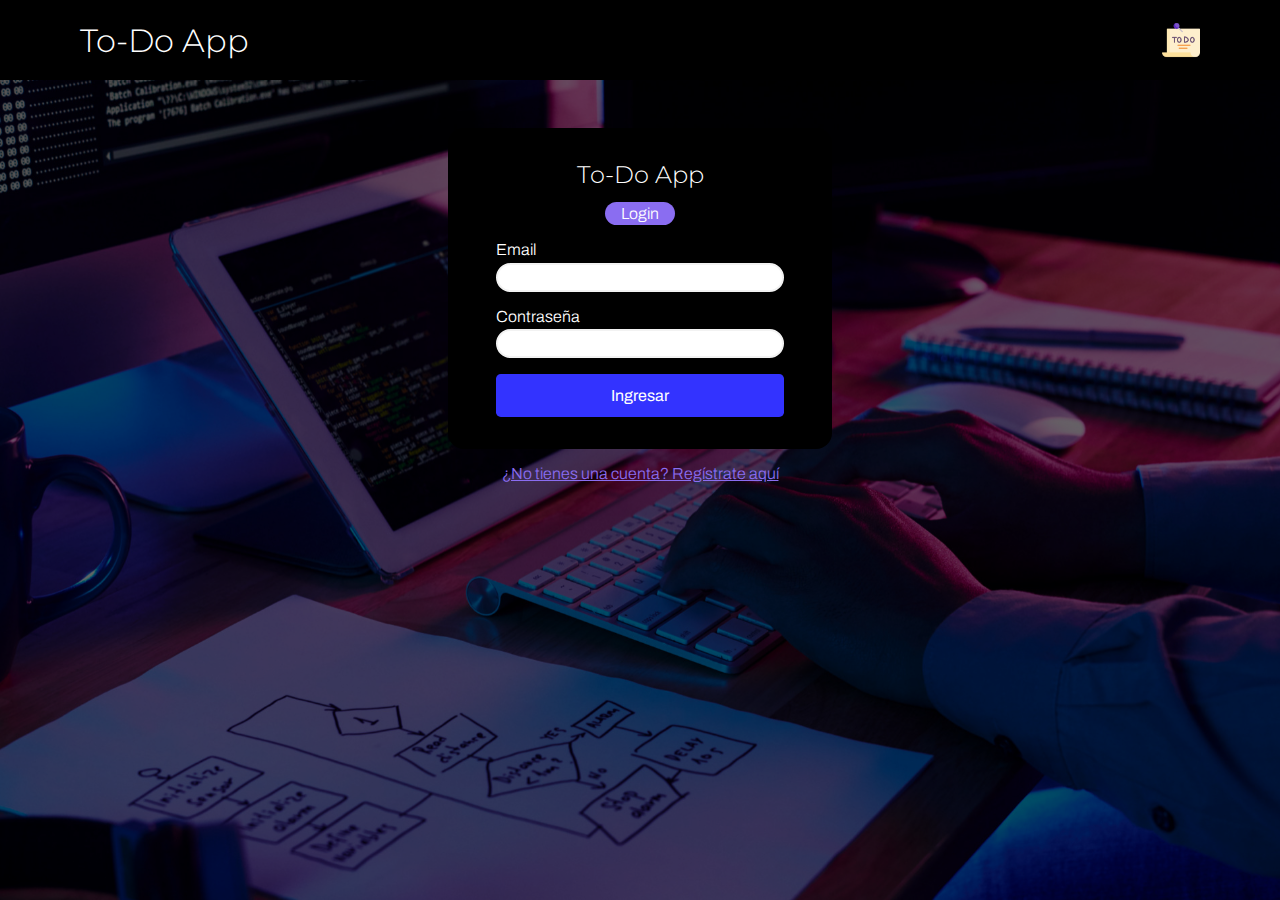
<file: toDoAppLucas/index.html>
<!DOCTYPE html>
<html lang="es">

<head>
  <meta charset="UTF-8">
  <meta http-equiv="X-UA-Compatible" content="IE=edge">
  <meta name="viewport" content="width=device-width, initial-scale=1.0">
  <title>ToDo App</title>
  <meta name="description" content="Task Manager"/>


  <!-- ---------------- estilos compartidos de login y signup ---------------- -->
  <link rel="stylesheet" href="./css/loginSignupStyles.css">
  

  <!-- ---------------------- logica aplicada en login ----------------------- -->
  <script src="./scripts/utils.js"></script>
  <script src="./scripts/login.js"></script>
  <script src="./scripts/loaders.js"></script>
  
</head>

<body>

  <header class="container">
    <nav>
      <h1>To-Do App</h1>
      <img src="./assets/to-do-list.png" alt="logo DH">
    </nav>
  </header>

  <div class="container">
    <form>
      <div class="form-header">
        <h2>To-Do App</h2>
        <p class="rounded">Login</p>
      </div>

      <label>Email</label>
      <input id="inputEmail" type="text">
      <label>Contraseña</label>
      <input id="inputPassword" type="password">

      <button type="submit">Ingresar</button>

    </form>

    <div class="ingresarA">
      <a href="signup.html">¿No tienes una cuenta? Regístrate aquí</a>
    </div>

  </div>

</body>

</html>
</file>
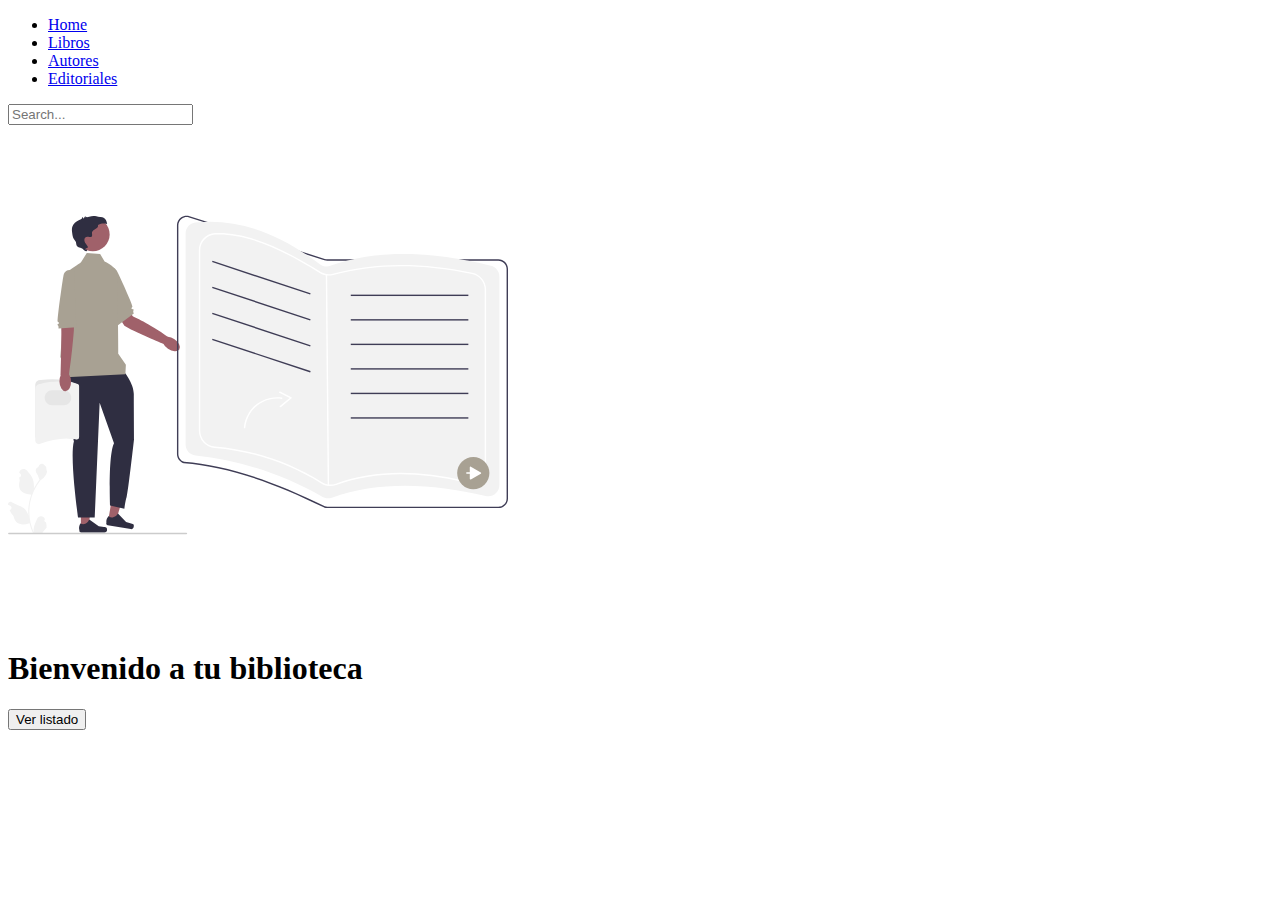
<file: biblioteca/target/classes/templates/index.html>
<!doctype html>
<html lang="en">
<head>
  <meta charset="utf-8">
  <meta name="viewport" content="width=device-width, initial-scale=1">
  <title>Home</title>
  <link href="https://cdn.jsdelivr.net/npm/bootstrap@5.2.3/dist/css/bootstrap.min.css" rel="stylesheet" integrity="sha384-rbsA2VBKQhggwzxH7pPCaAqO46MgnOM80zW1RWuH61DGLwZJEdK2Kadq2F9CUG65" crossorigin="anonymous">
</head>
<body>
<header class="p-3 text-bg-dark">
  <div class="container">
    <div class="d-flex flex-wrap align-items-center justify-content-center justify-content-lg-start">
      <a href="/" class="d-flex align-items-center mb-2 mb-lg-0 text-white text-decoration-none">
      </a>

      <ul class="nav col-12 col-lg-auto me-lg-auto mb-2 justify-content-center mb-md-0">
        <li><a href="http://localhost:8080/" class="nav-link px-2 text-secondary">Home</a></li>
        <li><a href="http://localhost:8080/libro/lista" class="nav-link px-2 text-white">Libros</a></li>
        <li><a href="http://localhost:8080/autor/lista" class="nav-link px-2 text-white">Autores</a></li>
        <li><a href="http://localhost:8080/editorial/lista" class="nav-link px-2 text-white">Editoriales</a></li>
      </ul>

      <form class="col-12 col-lg-auto mb-3 mb-lg-0 me-lg-3" role="search">
        <input type="search" class="form-control form-control-dark text-bg-dark" placeholder="Search..." aria-label="Search">
      </form>

    </div>
  </div>
</header>
<!--<div class="container">
<svg xmlns="http://www.w3.org/2000/svg" width="500px" height="500px" viewBox="0 0 713.74209 454.87759" xmlns:xlink="http://www.w3.org/1999/xlink"><path d="M151.45532,107.12088l26.99368,36.84888s23.01451,9.67771,49.9126,29.10911l-6.43865,10.05121s-44.39713-18.1797-55.75874-25.86109l-20.74693-32.52529,6.03804-17.62282Z" fill="#a0616a"/><ellipse cx="233.00689" cy="183.07086" rx="8.26737" ry="13.92399" transform="translate(-49.60553 272.16278) rotate(-55.65347)" fill="#a0616a"/><path d="M138.26109,75.6637l8.8339-2.50569s5.1422,.00984,8.04323,5.0606c2.90102,5.05075,23.44113,50.08457,22.46756,51.82912-.97357,1.74455-2.33263,2.13004-.58808,3.10361,1.74455,.97357,3.34184,.48004,2.15279,1.93885s.4542,4.66371,.4542,4.66371l-22.66043,16.71891-18.70316-80.80912Z" fill="#a8a193"/><polygon points="103.98781 445.96841 114.76512 445.96735 119.89195 404.39726 103.98562 404.39836 103.98781 445.96841" fill="#a0616a"/><path d="M140.9122,445.72392h0c.33555,.56513,.51263,2.38921,.51263,3.04645h0c0,2.02017-1.63767,3.65784-3.65783,3.65784h-33.37606c-1.37816,0-2.49539-1.11722-2.49539-2.49539v-1.38955s-1.6511-4.17631,1.74822-9.32386c0,0,4.22487,4.03063,10.5379-2.2824l1.86165-3.3725,13.47584,9.8555,7.46946,.91942c1.63414,.20115,3.08299-.03122,3.92358,1.38451Z" fill="#2f2e41"/><polygon points="142.99451 435.46553 153.62304 437.25011 165.5665 397.104 149.87984 394.46966 142.99451 435.46553" fill="#a0616a"/><path d="M179.44907,441.3422h0c.23728,.61292,.10969,2.44112,.0008,3.08928h0c-.33471,1.99225-2.22108,3.33595-4.21332,3.00124l-32.91477-5.52988c-1.35912-.22834-2.27579-1.51523-2.04745-2.87434l.23023-1.37035s-.93633-4.39215,3.26888-8.90534c0,0,3.49867,4.67491,10.77042-.5049l2.39469-3.01745,11.65669,11.95202,7.21389,2.14428c1.57823,.46912,3.04555,.48001,3.63996,2.01544Z" fill="#2f2e41"/><path d="M165.08713,222.1622s14.47992,16.9521,14.47992,32.49152,.35317,64.35457,.35317,64.35457c0,0-8.47605,76.20658-10.59506,82.56362-2.11901,6.35704-3.17852,16.9521-3.17852,16.9521l-20.48379-4.94436s-2.82535-71.69325,5.6507-88.64535l-20.48379-57.91967-7.06337,163.87029h-23.7791s-12.24411-86.17317-5.88707-108.77597c0,0-14.12675-86.17317-10.59506-91.11753,3.53169-4.94436,81.58197-8.82922,81.58197-8.82922Z" fill="#2f2e41"/><path d="M112.46499,53.34756l19.07111,1.41267,6.35704,10.59506s14.83309,6.35704,16.9521,15.53942c2.11901,9.18239,2.82535,116.54568,2.82535,116.54568l10.59506,15.53942-.70634,13.42041-84.76049,4.23802v-12.90317l-7.76971-15.35033s8.47605-122.90271,10.59506-123.60905c2.11901-.70634,18.36477-12.00774,18.36477-12.00774l8.47605-13.42041Z" fill="#a8a193"/><circle cx="121.09631" cy="26.70369" r="24.01547" fill="#a0616a"/><path d="M140.27905,7.38731c-1.22197-3.46578-4.61208-5.56839-8.28613-5.48649-.15581,.00343-.31131,.00199-.46542-.00434-1.85026-.07565-3.62619-.7076-5.44048-1.07833-3.38133-.69101-6.94664-.45966-10.21031,.66248-1.01445,.34882-2.03016,.78745-3.10291,.78757-1.07274,.00015-2.24124-.58808-2.50289-1.62838-.06211,.94187-.12405,1.88369-.18599,2.82551-.34916-.76229-.69815-1.52463-1.04731-2.28696l-.69907,3.04009-2.23975-2.54074c.20029,1.11987-.4526,2.24857-1.33659,2.96455-.88398,.71602-1.97579,1.11208-3.02239,1.55816-4.51696,1.92538-8.75815,5.33425-10.05965,10.06887-.82233,2.9913-.3922,6.16599,.04356,9.23746,.38511,2.71533,.80391,5.5245,2.27986,7.8359,.94613,1.48175,2.30989,2.72857,2.88596,4.38963,.53695,1.54823,.33356,3.32083,1.09757,4.77063,.76723,1.45622,2.35113,2.2801,3.9013,2.83338,1.55005,.55349,3.19792,.94488,4.53289,1.90776,1.33483,.96302,2.88417,3.73695,5.79264,3.58767l.93871-1.76355c.96568-.7868-2.60804-.16303-2.64533-1.40807-.03729-1.24504,4.29998-2.01425,3.6853-3.09766-.9427-1.6613-2.21811-3.10718-3.2804-4.69483-1.24232-1.8567-2.21931-4.02607-1.79064-6.29222,.16671-.88153,.57928-1.71424,1.2078-2.35458,1.81162-1.846,3.83164-1.03461,5.79476-.77056,1.35305,.18217,2.96907-.02813,3.67172-1.19882,.82186-1.36963-.0942-3.11199,.01786-4.70534,.11877-1.68834,1.39786-3.07277,2.78986-4.03532,1.39219-.96252,2.97284-1.66379,4.22515-2.80222,1.25228-1.13852,2.14439-2.91714,1.59842-4.51914,5.93621-2.47142,6.84497-2.70517,13.09608-1.19801-.29794-1.56322-.71506-3.10341-1.24416-4.60409Z" fill="#2f2e41"/><g><path d="M38.89356,314.54275v-72.89503c0-1.99918,.85217-3.9129,2.33815-5.25046,1.48586-1.33732,3.47793-1.98449,5.46671-1.77477,18.4224-2.47839,35.77324-1.29965,51.49784,5.43013,1.78116,0,3.23023,1.44905,3.23023,3.23022v73.14985c0,1.78105-1.44907,3.23021-3.23023,3.23021-17.3092-4.05952-35.56576-3.00273-54.1827,0-2.82318,0-5.12-2.29684-5.12-5.12014Z" fill="#e6e6e6"/><path d="M38.89356,321.03206v-73.66565c0-3.89527,3.16898-7.06428,7.06426-7.06428,17.61624-4.60921,35.02939-4.61714,52.23845,0,1.78116,0,3.23023,1.44904,3.23023,3.2302v72.40112c0,1.77844-1.44478,3.22594-3.22228,3.23023-16.96848-2.95222-35.14513-.07702-54.19066,6.98829-2.82318,0-5.12-2.29685-5.12-5.11991Z" fill="#f2f2f2"/><path d="M79.57216,270.74461h-16.47266c-5.91602,0-10.729-4.8125-10.729-10.72852s4.81299-10.72949,10.729-10.72949h16.47266c5.9165,0,10.72949,4.81348,10.72949,10.72949s-4.81299,10.72852-10.72949,10.72852Z" fill="#e6e6e6"/></g><path d="M94.66968,126.05669l-.62965,38.03222s-2.01241,29.63995-7.01004,62.99582l-11.91241,.75997s1.46567-52.08104,.9317-65.78524l.84241-30.43814,17.77798-5.56463Z" fill="#a0616a"/><ellipse cx="81.72612" cy="236.74328" rx="8.26737" ry="13.92399" transform="translate(-7.99527 2.91297) rotate(-1.94678)" fill="#a0616a"/><path d="M94.48458,77.63734l-9.1763,.3342s-4.88967,1.59169-6.09575,7.29007c-1.20608,5.69837-9.66037,64.67115-8.19721,66.03148,1.46315,1.36032,2.87489,1.30891,1.51457,2.77206-1.36032,1.46315-3.03198,1.48508-1.45172,2.50721,1.58026,1.02213,1.00293,4.57719,1.00293,4.57719l25.37952-1.79809-2.97604-81.71412Z" fill="#a8a193"/><path d="M699.91591,417.42821h-244.15186c-1.4165,0-2.81934-.2168-4.16943-.64355l-.14355-.05762c-76.44971-37.99414-141.99561-58.73047-200.38281-63.39551l-.22217-.04395c-5.77588-1.82715-9.65625-7.125-9.65625-13.18262V13.83836c0-4.45508,2.06152-8.52051,5.65527-11.15332,3.59424-2.63281,8.09131-3.37158,12.34082-2.0293l193.01172,61.05029c1.15576,.36572,2.35596,.55078,3.56641,.55078h244.15186c7.62402,0,13.82617,6.20264,13.82617,13.82617V403.60204c0,7.62402-6.20215,13.82617-13.82617,13.82617Zm-247.646-2.52734c1.13281,.34961,2.30811,.52734,3.49414,.52734h244.15186c6.521,0,11.82617-5.30469,11.82617-11.82617V76.08299c0-6.521-5.30518-11.82617-11.82617-11.82617h-244.15186c-1.41553,0-2.81787-.21631-4.16943-.64355L258.58242,2.56297c-3.63428-1.15039-7.48096-.5166-10.55518,1.73535-3.07422,2.25244-4.8374,5.72949-4.8374,9.54004V340.10496c0,5.14453,3.27148,9.64746,8.15381,11.24219,58.59863,4.70312,124.32568,25.49219,200.92627,63.55371Z" fill="#3f3d56"/><path d="M462.28362,402.61243c66.57014-23.55656,140.83585-20.85274,219.7317-2.349,9.90448,2.32293,19.40047-5.13488,19.40047-15.30812V86.84158c0-7.23933-4.93548-13.56904-11.9676-15.28866-83.22864-20.35257-160.96879-24.09712-229.47889,.08754-5.01901,1.77175-10.59015,.81182-14.82528-2.41205C387.41274,25.28221,328.32862,3.24799,267.48026,9.7905c-7.96013,.85589-13.96422,7.63971-13.96422,15.64572V326.80114c0,8.06918,6.10533,14.8162,14.13123,15.65093,65.49395,6.81166,125.67579,27.45575,181.64484,59.06964,3.963,2.23848,8.70074,2.60906,12.99152,1.09072Z" fill="#f2f2f2"/><path d="M460.14589,385.895c-4.53369,0-8.99902-1.24609-12.93408-3.68945-47.00439-29.19238-98.21484-46.24609-152.20752-50.6875-12.6582-1.04199-22.57422-11.83887-22.57422-24.58105V49.52196c0-13.21191,10.24609-24.0376,23.32666-24.64551,39.31055-1.83301,87.04199,15.69775,150.20508,55.15039,5.34277,3.33643,11.83984,4.32715,17.82617,2.72168,60.02832-16.11328,125.09814-16.58398,198.93164-1.43896,11.4624,2.35156,19.78223,12.52539,19.78223,24.19189v251.26074c0,7.58203-3.41016,14.625-9.35645,19.32129-5.99023,4.73145-13.69775,6.42773-21.14746,4.6543-69.8457-16.62402-129.82178-15.42285-183.35889,3.6748h0c-2.78027,.99219-5.65088,1.48242-8.49316,1.48242ZM301.36855,26.74754c-1.86084,0-3.69629,.04199-5.51904,.12695-12.01074,.55811-21.41943,10.50586-21.41943,22.64746V306.937c0,11.70898,9.10938,21.63086,20.73828,22.58691,54.31201,4.46875,105.82178,21.62109,153.09863,50.98242,5.88232,3.6543,13.06299,4.39062,19.7002,2.02344l.33594,.94141-.33594-.94141c53.91064-19.23242,114.25977-20.45508,184.49365-3.7373,6.85107,1.62988,13.9375,.07227,19.44482-4.27832,5.46289-4.31543,8.59619-10.78516,8.59619-17.75195V105.50145c0-10.72119-7.64746-20.07129-18.18457-22.23291-73.521-15.08203-138.29053-14.62012-198.01074,1.41162-6.52197,1.74902-13.59277,.67236-19.4043-2.95703-59.85791-37.38818-105.6958-54.97559-143.53369-54.97559Z" fill="#fff"/><rect x="454.99619" y="84.24502" width="2.00008" height="301.18961" transform="translate(-2.15024 4.22302) rotate(-.52937)" fill="#fff"/><rect x="360.62999" y="14.73326" width="1.99959" height="147.49977" transform="translate(164.02606 404.01148) rotate(-71.69155)" fill="#3f3d56"/><rect x="360.62999" y="51.80113" width="1.99959" height="147.49977" transform="translate(128.8346 429.43513) rotate(-71.69155)" fill="#3f3d56"/><rect x="360.62999" y="88.86851" width="1.99959" height="147.49977" transform="translate(93.6436 454.85844) rotate(-71.69155)" fill="#3f3d56"/><rect x="360.62999" y="125.93589" width="1.99959" height="147.49977" transform="translate(58.4526 480.28175) rotate(-71.69155)" fill="#3f3d56"/><rect x="489.30703" y="112.70995" width="167.8335" height="2" fill="#3f3d56"/><rect x="489.30703" y="147.71825" width="167.8335" height="2" fill="#3f3d56"/><rect x="489.30703" y="182.72606" width="167.8335" height="2" fill="#3f3d56"/><rect x="489.30703" y="217.73485" width="167.8335" height="2" fill="#3f3d56"/><rect x="489.30703" y="252.74266" width="167.8335" height="2" fill="#3f3d56"/><rect x="489.30703" y="287.75145" width="167.8335" height="2" fill="#3f3d56"/><path d="M54.25887,437.54464c-2.06592,.12937-3.20768-2.43737-1.64468-3.93333l.1555-.61819c-.02047-.04951-.04105-.09897-.06178-.14839-2.08924-4.9818-9.16992-4.94742-11.24139,.04177-1.83859,4.42817-4.17942,8.86389-4.75579,13.54594-.25838,2.0668-.14213,4.17236,.31648,6.20047-4.30807-9.41059-6.57515-19.68661-6.57515-30.02077,0-2.59652,.14213-5.19301,.43275-7.78295,.239-2.11854,.56839-4.2241,.99471-6.31034,2.30575-11.2772,7.29852-22.01825,14.50012-30.98962,3.46197-1.89248,6.34906-4.85065,8.09295-8.39652,.62649-1.27891,1.11739-2.65462,1.34991-4.05618-.39398,.05168-1.48556-5.94866-1.18841-6.3168-.54906-.83317-1.53178-1.24733-2.13144-2.06034-2.98232-4.04341-7.0912-3.33741-9.23621,2.15727-4.58224,2.31266-4.62659,6.14806-1.81495,9.83683,1.78878,2.34682,2.03456,5.52233,3.60408,8.03478-.16151,.20671-.32944,.40695-.4909,.61366-2.96106,3.79788-5.52208,7.88002-7.68104,12.16859,.61017-4.76621-.29067-10.50822-1.82641-14.20959-1.74819-4.21732-5.02491-7.76915-7.91045-11.41501-3.46601-4.37924-10.57337-2.46806-11.18401,3.08332-.00591,.05375-.01166,.10745-.01731,.1612,.4286,.24178,.84849,.49867,1.25864,.76992,2.33949,1.54723,1.53096,5.17386-1.24107,5.60174l-.06277,.00967c.15503,1.54366,.41984,3.07444,.80734,4.57937-3.70179,14.31579,4.29011,19.5299,15.70147,19.76412,.25191,.12916,.49738,.25832,.74929,.38109-1.15617,3.25525-2.07982,6.59447-2.76441,9.97891-.61359,2.99043-1.03991,6.01317-1.27885,9.04888-.29715,3.83006-.27129,7.67959,.05168,11.50323l-.01939-.13562c-.82024-4.21115-3.10671-8.14462-6.4266-10.87028-4.94561-4.06264-11.93282-5.55869-17.26826-8.82425-2.56833-1.57196-5.85945,.45945-5.41121,3.43708l.02182,.14261c.79443,.32289,1.56947,.69755,2.31871,1.11733,.4286,.24184,.84848,.49867,1.25864,.76992,2.33949,1.54729,1.53096,5.17392-1.24107,5.6018l-.06282,.00965c-.0452,.00646-.08397,.01295-.12911,.01944,1.36282,3.23581,3.26168,6.23922,5.63854,8.82922,2.31463,12.49713,12.25603,13.68282,22.89022,10.04354h.00648c1.16259,5.06378,2.86128,10.01127,5.0444,14.72621h18.02019c.06463-.20022,.12274-.40692,.18089-.60717-1.6664,.10341-3.34571,.00649-4.98629-.29702,1.33701-1.64059,2.67396-3.29409,4.01097-4.93462,.03229-.0323,.05816-.0646,.08397-.09689,.67817-.8396,1.36282-1.67283,2.04099-2.51246l.00036-.00102c.04245-2.57755-.26652-5.14662-.87876-7.63984l-.00057-.00035Z" fill="#f2f2f2"/><path d="M255.81023,453.68759c0,.66003-.53003,1.19-1.19006,1.19H1.33018c-.65997,0-1.19-.52997-1.19-1.19,0-.65997,.53003-1.19,1.19-1.19H254.62016c.66003,0,1.19006,.53003,1.19006,1.19Z" fill="#ccc"/><g><circle cx="664.18984" cy="367.42821" r="23" fill="#a8a193"/><path d="M674.96059,366.56218l-14.27069-8.24048c-.66669-.38495-1.50006,.09619-1.50006,.86603v7.24048h-4.28082c-.55231,0-1,.44769-1,1,0,.55225,.44769,1,1,1h4.28082v7.24048c0,.76984,.83337,1.25092,1.50006,.86597l14.27069-8.24048c.66656-.38489,.66656-1.34705,0-1.73199Z" fill="#fff"/></g><g><path d="M336.66835,302.59537c.8958-10.24959,5.15132-20.04124,11.96184-27.74667,6.63443-7.5062,15.70252-12.65525,25.48162-14.75293,5.45895-1.17098,11.11392-1.39948,16.64225-.61069,1.32338,.18882,1.2881,2.28999-.0493,2.09917-9.40895-1.34249-19.1338,.29777-27.58827,4.64234-8.66574,4.45315-15.60153,11.69619-19.88606,20.43025-2.45018,4.9947-3.97856,10.44586-4.46292,15.98783-.11725,1.3415-2.2171,1.30008-2.09917-.0493h0Z" fill="#fff"/><path d="M388.42593,251.05747l16.16239,7.97413c.58787,.29004,.68444,1.24748,.18494,1.66038l-15.30037,12.64762c-1.03554,.856-2.49312-.65649-1.44947-1.5192l15.30037-12.64762,.18494,1.66038-16.16239-7.97413c-1.21371-.59881-.12439-2.39558,1.0796-1.80156h0Z" fill="#fff"/></g></svg>
</div>-->
<div class="container text-center">
  <div class="row">
    <div class="col">
      <svg xmlns="http://www.w3.org/2000/svg" width="500px" height="500px" viewBox="0 0 713.74209 454.87759" xmlns:xlink="http://www.w3.org/1999/xlink"><path d="M151.45532,107.12088l26.99368,36.84888s23.01451,9.67771,49.9126,29.10911l-6.43865,10.05121s-44.39713-18.1797-55.75874-25.86109l-20.74693-32.52529,6.03804-17.62282Z" fill="#a0616a"/><ellipse cx="233.00689" cy="183.07086" rx="8.26737" ry="13.92399" transform="translate(-49.60553 272.16278) rotate(-55.65347)" fill="#a0616a"/><path d="M138.26109,75.6637l8.8339-2.50569s5.1422,.00984,8.04323,5.0606c2.90102,5.05075,23.44113,50.08457,22.46756,51.82912-.97357,1.74455-2.33263,2.13004-.58808,3.10361,1.74455,.97357,3.34184,.48004,2.15279,1.93885s.4542,4.66371,.4542,4.66371l-22.66043,16.71891-18.70316-80.80912Z" fill="#a8a193"/><polygon points="103.98781 445.96841 114.76512 445.96735 119.89195 404.39726 103.98562 404.39836 103.98781 445.96841" fill="#a0616a"/><path d="M140.9122,445.72392h0c.33555,.56513,.51263,2.38921,.51263,3.04645h0c0,2.02017-1.63767,3.65784-3.65783,3.65784h-33.37606c-1.37816,0-2.49539-1.11722-2.49539-2.49539v-1.38955s-1.6511-4.17631,1.74822-9.32386c0,0,4.22487,4.03063,10.5379-2.2824l1.86165-3.3725,13.47584,9.8555,7.46946,.91942c1.63414,.20115,3.08299-.03122,3.92358,1.38451Z" fill="#2f2e41"/><polygon points="142.99451 435.46553 153.62304 437.25011 165.5665 397.104 149.87984 394.46966 142.99451 435.46553" fill="#a0616a"/><path d="M179.44907,441.3422h0c.23728,.61292,.10969,2.44112,.0008,3.08928h0c-.33471,1.99225-2.22108,3.33595-4.21332,3.00124l-32.91477-5.52988c-1.35912-.22834-2.27579-1.51523-2.04745-2.87434l.23023-1.37035s-.93633-4.39215,3.26888-8.90534c0,0,3.49867,4.67491,10.77042-.5049l2.39469-3.01745,11.65669,11.95202,7.21389,2.14428c1.57823,.46912,3.04555,.48001,3.63996,2.01544Z" fill="#2f2e41"/><path d="M165.08713,222.1622s14.47992,16.9521,14.47992,32.49152,.35317,64.35457,.35317,64.35457c0,0-8.47605,76.20658-10.59506,82.56362-2.11901,6.35704-3.17852,16.9521-3.17852,16.9521l-20.48379-4.94436s-2.82535-71.69325,5.6507-88.64535l-20.48379-57.91967-7.06337,163.87029h-23.7791s-12.24411-86.17317-5.88707-108.77597c0,0-14.12675-86.17317-10.59506-91.11753,3.53169-4.94436,81.58197-8.82922,81.58197-8.82922Z" fill="#2f2e41"/><path d="M112.46499,53.34756l19.07111,1.41267,6.35704,10.59506s14.83309,6.35704,16.9521,15.53942c2.11901,9.18239,2.82535,116.54568,2.82535,116.54568l10.59506,15.53942-.70634,13.42041-84.76049,4.23802v-12.90317l-7.76971-15.35033s8.47605-122.90271,10.59506-123.60905c2.11901-.70634,18.36477-12.00774,18.36477-12.00774l8.47605-13.42041Z" fill="#a8a193"/><circle cx="121.09631" cy="26.70369" r="24.01547" fill="#a0616a"/><path d="M140.27905,7.38731c-1.22197-3.46578-4.61208-5.56839-8.28613-5.48649-.15581,.00343-.31131,.00199-.46542-.00434-1.85026-.07565-3.62619-.7076-5.44048-1.07833-3.38133-.69101-6.94664-.45966-10.21031,.66248-1.01445,.34882-2.03016,.78745-3.10291,.78757-1.07274,.00015-2.24124-.58808-2.50289-1.62838-.06211,.94187-.12405,1.88369-.18599,2.82551-.34916-.76229-.69815-1.52463-1.04731-2.28696l-.69907,3.04009-2.23975-2.54074c.20029,1.11987-.4526,2.24857-1.33659,2.96455-.88398,.71602-1.97579,1.11208-3.02239,1.55816-4.51696,1.92538-8.75815,5.33425-10.05965,10.06887-.82233,2.9913-.3922,6.16599,.04356,9.23746,.38511,2.71533,.80391,5.5245,2.27986,7.8359,.94613,1.48175,2.30989,2.72857,2.88596,4.38963,.53695,1.54823,.33356,3.32083,1.09757,4.77063,.76723,1.45622,2.35113,2.2801,3.9013,2.83338,1.55005,.55349,3.19792,.94488,4.53289,1.90776,1.33483,.96302,2.88417,3.73695,5.79264,3.58767l.93871-1.76355c.96568-.7868-2.60804-.16303-2.64533-1.40807-.03729-1.24504,4.29998-2.01425,3.6853-3.09766-.9427-1.6613-2.21811-3.10718-3.2804-4.69483-1.24232-1.8567-2.21931-4.02607-1.79064-6.29222,.16671-.88153,.57928-1.71424,1.2078-2.35458,1.81162-1.846,3.83164-1.03461,5.79476-.77056,1.35305,.18217,2.96907-.02813,3.67172-1.19882,.82186-1.36963-.0942-3.11199,.01786-4.70534,.11877-1.68834,1.39786-3.07277,2.78986-4.03532,1.39219-.96252,2.97284-1.66379,4.22515-2.80222,1.25228-1.13852,2.14439-2.91714,1.59842-4.51914,5.93621-2.47142,6.84497-2.70517,13.09608-1.19801-.29794-1.56322-.71506-3.10341-1.24416-4.60409Z" fill="#2f2e41"/><g><path d="M38.89356,314.54275v-72.89503c0-1.99918,.85217-3.9129,2.33815-5.25046,1.48586-1.33732,3.47793-1.98449,5.46671-1.77477,18.4224-2.47839,35.77324-1.29965,51.49784,5.43013,1.78116,0,3.23023,1.44905,3.23023,3.23022v73.14985c0,1.78105-1.44907,3.23021-3.23023,3.23021-17.3092-4.05952-35.56576-3.00273-54.1827,0-2.82318,0-5.12-2.29684-5.12-5.12014Z" fill="#e6e6e6"/><path d="M38.89356,321.03206v-73.66565c0-3.89527,3.16898-7.06428,7.06426-7.06428,17.61624-4.60921,35.02939-4.61714,52.23845,0,1.78116,0,3.23023,1.44904,3.23023,3.2302v72.40112c0,1.77844-1.44478,3.22594-3.22228,3.23023-16.96848-2.95222-35.14513-.07702-54.19066,6.98829-2.82318,0-5.12-2.29685-5.12-5.11991Z" fill="#f2f2f2"/><path d="M79.57216,270.74461h-16.47266c-5.91602,0-10.729-4.8125-10.729-10.72852s4.81299-10.72949,10.729-10.72949h16.47266c5.9165,0,10.72949,4.81348,10.72949,10.72949s-4.81299,10.72852-10.72949,10.72852Z" fill="#e6e6e6"/></g><path d="M94.66968,126.05669l-.62965,38.03222s-2.01241,29.63995-7.01004,62.99582l-11.91241,.75997s1.46567-52.08104,.9317-65.78524l.84241-30.43814,17.77798-5.56463Z" fill="#a0616a"/><ellipse cx="81.72612" cy="236.74328" rx="8.26737" ry="13.92399" transform="translate(-7.99527 2.91297) rotate(-1.94678)" fill="#a0616a"/><path d="M94.48458,77.63734l-9.1763,.3342s-4.88967,1.59169-6.09575,7.29007c-1.20608,5.69837-9.66037,64.67115-8.19721,66.03148,1.46315,1.36032,2.87489,1.30891,1.51457,2.77206-1.36032,1.46315-3.03198,1.48508-1.45172,2.50721,1.58026,1.02213,1.00293,4.57719,1.00293,4.57719l25.37952-1.79809-2.97604-81.71412Z" fill="#a8a193"/><path d="M699.91591,417.42821h-244.15186c-1.4165,0-2.81934-.2168-4.16943-.64355l-.14355-.05762c-76.44971-37.99414-141.99561-58.73047-200.38281-63.39551l-.22217-.04395c-5.77588-1.82715-9.65625-7.125-9.65625-13.18262V13.83836c0-4.45508,2.06152-8.52051,5.65527-11.15332,3.59424-2.63281,8.09131-3.37158,12.34082-2.0293l193.01172,61.05029c1.15576,.36572,2.35596,.55078,3.56641,.55078h244.15186c7.62402,0,13.82617,6.20264,13.82617,13.82617V403.60204c0,7.62402-6.20215,13.82617-13.82617,13.82617Zm-247.646-2.52734c1.13281,.34961,2.30811,.52734,3.49414,.52734h244.15186c6.521,0,11.82617-5.30469,11.82617-11.82617V76.08299c0-6.521-5.30518-11.82617-11.82617-11.82617h-244.15186c-1.41553,0-2.81787-.21631-4.16943-.64355L258.58242,2.56297c-3.63428-1.15039-7.48096-.5166-10.55518,1.73535-3.07422,2.25244-4.8374,5.72949-4.8374,9.54004V340.10496c0,5.14453,3.27148,9.64746,8.15381,11.24219,58.59863,4.70312,124.32568,25.49219,200.92627,63.55371Z" fill="#3f3d56"/><path d="M462.28362,402.61243c66.57014-23.55656,140.83585-20.85274,219.7317-2.349,9.90448,2.32293,19.40047-5.13488,19.40047-15.30812V86.84158c0-7.23933-4.93548-13.56904-11.9676-15.28866-83.22864-20.35257-160.96879-24.09712-229.47889,.08754-5.01901,1.77175-10.59015,.81182-14.82528-2.41205C387.41274,25.28221,328.32862,3.24799,267.48026,9.7905c-7.96013,.85589-13.96422,7.63971-13.96422,15.64572V326.80114c0,8.06918,6.10533,14.8162,14.13123,15.65093,65.49395,6.81166,125.67579,27.45575,181.64484,59.06964,3.963,2.23848,8.70074,2.60906,12.99152,1.09072Z" fill="#f2f2f2"/><path d="M460.14589,385.895c-4.53369,0-8.99902-1.24609-12.93408-3.68945-47.00439-29.19238-98.21484-46.24609-152.20752-50.6875-12.6582-1.04199-22.57422-11.83887-22.57422-24.58105V49.52196c0-13.21191,10.24609-24.0376,23.32666-24.64551,39.31055-1.83301,87.04199,15.69775,150.20508,55.15039,5.34277,3.33643,11.83984,4.32715,17.82617,2.72168,60.02832-16.11328,125.09814-16.58398,198.93164-1.43896,11.4624,2.35156,19.78223,12.52539,19.78223,24.19189v251.26074c0,7.58203-3.41016,14.625-9.35645,19.32129-5.99023,4.73145-13.69775,6.42773-21.14746,4.6543-69.8457-16.62402-129.82178-15.42285-183.35889,3.6748h0c-2.78027,.99219-5.65088,1.48242-8.49316,1.48242ZM301.36855,26.74754c-1.86084,0-3.69629,.04199-5.51904,.12695-12.01074,.55811-21.41943,10.50586-21.41943,22.64746V306.937c0,11.70898,9.10938,21.63086,20.73828,22.58691,54.31201,4.46875,105.82178,21.62109,153.09863,50.98242,5.88232,3.6543,13.06299,4.39062,19.7002,2.02344l.33594,.94141-.33594-.94141c53.91064-19.23242,114.25977-20.45508,184.49365-3.7373,6.85107,1.62988,13.9375,.07227,19.44482-4.27832,5.46289-4.31543,8.59619-10.78516,8.59619-17.75195V105.50145c0-10.72119-7.64746-20.07129-18.18457-22.23291-73.521-15.08203-138.29053-14.62012-198.01074,1.41162-6.52197,1.74902-13.59277,.67236-19.4043-2.95703-59.85791-37.38818-105.6958-54.97559-143.53369-54.97559Z" fill="#fff"/><rect x="454.99619" y="84.24502" width="2.00008" height="301.18961" transform="translate(-2.15024 4.22302) rotate(-.52937)" fill="#fff"/><rect x="360.62999" y="14.73326" width="1.99959" height="147.49977" transform="translate(164.02606 404.01148) rotate(-71.69155)" fill="#3f3d56"/><rect x="360.62999" y="51.80113" width="1.99959" height="147.49977" transform="translate(128.8346 429.43513) rotate(-71.69155)" fill="#3f3d56"/><rect x="360.62999" y="88.86851" width="1.99959" height="147.49977" transform="translate(93.6436 454.85844) rotate(-71.69155)" fill="#3f3d56"/><rect x="360.62999" y="125.93589" width="1.99959" height="147.49977" transform="translate(58.4526 480.28175) rotate(-71.69155)" fill="#3f3d56"/><rect x="489.30703" y="112.70995" width="167.8335" height="2" fill="#3f3d56"/><rect x="489.30703" y="147.71825" width="167.8335" height="2" fill="#3f3d56"/><rect x="489.30703" y="182.72606" width="167.8335" height="2" fill="#3f3d56"/><rect x="489.30703" y="217.73485" width="167.8335" height="2" fill="#3f3d56"/><rect x="489.30703" y="252.74266" width="167.8335" height="2" fill="#3f3d56"/><rect x="489.30703" y="287.75145" width="167.8335" height="2" fill="#3f3d56"/><path d="M54.25887,437.54464c-2.06592,.12937-3.20768-2.43737-1.64468-3.93333l.1555-.61819c-.02047-.04951-.04105-.09897-.06178-.14839-2.08924-4.9818-9.16992-4.94742-11.24139,.04177-1.83859,4.42817-4.17942,8.86389-4.75579,13.54594-.25838,2.0668-.14213,4.17236,.31648,6.20047-4.30807-9.41059-6.57515-19.68661-6.57515-30.02077,0-2.59652,.14213-5.19301,.43275-7.78295,.239-2.11854,.56839-4.2241,.99471-6.31034,2.30575-11.2772,7.29852-22.01825,14.50012-30.98962,3.46197-1.89248,6.34906-4.85065,8.09295-8.39652,.62649-1.27891,1.11739-2.65462,1.34991-4.05618-.39398,.05168-1.48556-5.94866-1.18841-6.3168-.54906-.83317-1.53178-1.24733-2.13144-2.06034-2.98232-4.04341-7.0912-3.33741-9.23621,2.15727-4.58224,2.31266-4.62659,6.14806-1.81495,9.83683,1.78878,2.34682,2.03456,5.52233,3.60408,8.03478-.16151,.20671-.32944,.40695-.4909,.61366-2.96106,3.79788-5.52208,7.88002-7.68104,12.16859,.61017-4.76621-.29067-10.50822-1.82641-14.20959-1.74819-4.21732-5.02491-7.76915-7.91045-11.41501-3.46601-4.37924-10.57337-2.46806-11.18401,3.08332-.00591,.05375-.01166,.10745-.01731,.1612,.4286,.24178,.84849,.49867,1.25864,.76992,2.33949,1.54723,1.53096,5.17386-1.24107,5.60174l-.06277,.00967c.15503,1.54366,.41984,3.07444,.80734,4.57937-3.70179,14.31579,4.29011,19.5299,15.70147,19.76412,.25191,.12916,.49738,.25832,.74929,.38109-1.15617,3.25525-2.07982,6.59447-2.76441,9.97891-.61359,2.99043-1.03991,6.01317-1.27885,9.04888-.29715,3.83006-.27129,7.67959,.05168,11.50323l-.01939-.13562c-.82024-4.21115-3.10671-8.14462-6.4266-10.87028-4.94561-4.06264-11.93282-5.55869-17.26826-8.82425-2.56833-1.57196-5.85945,.45945-5.41121,3.43708l.02182,.14261c.79443,.32289,1.56947,.69755,2.31871,1.11733,.4286,.24184,.84848,.49867,1.25864,.76992,2.33949,1.54729,1.53096,5.17392-1.24107,5.6018l-.06282,.00965c-.0452,.00646-.08397,.01295-.12911,.01944,1.36282,3.23581,3.26168,6.23922,5.63854,8.82922,2.31463,12.49713,12.25603,13.68282,22.89022,10.04354h.00648c1.16259,5.06378,2.86128,10.01127,5.0444,14.72621h18.02019c.06463-.20022,.12274-.40692,.18089-.60717-1.6664,.10341-3.34571,.00649-4.98629-.29702,1.33701-1.64059,2.67396-3.29409,4.01097-4.93462,.03229-.0323,.05816-.0646,.08397-.09689,.67817-.8396,1.36282-1.67283,2.04099-2.51246l.00036-.00102c.04245-2.57755-.26652-5.14662-.87876-7.63984l-.00057-.00035Z" fill="#f2f2f2"/><path d="M255.81023,453.68759c0,.66003-.53003,1.19-1.19006,1.19H1.33018c-.65997,0-1.19-.52997-1.19-1.19,0-.65997,.53003-1.19,1.19-1.19H254.62016c.66003,0,1.19006,.53003,1.19006,1.19Z" fill="#ccc"/><g><circle cx="664.18984" cy="367.42821" r="23" fill="#a8a193"/><path d="M674.96059,366.56218l-14.27069-8.24048c-.66669-.38495-1.50006,.09619-1.50006,.86603v7.24048h-4.28082c-.55231,0-1,.44769-1,1,0,.55225,.44769,1,1,1h4.28082v7.24048c0,.76984,.83337,1.25092,1.50006,.86597l14.27069-8.24048c.66656-.38489,.66656-1.34705,0-1.73199Z" fill="#fff"/></g><g><path d="M336.66835,302.59537c.8958-10.24959,5.15132-20.04124,11.96184-27.74667,6.63443-7.5062,15.70252-12.65525,25.48162-14.75293,5.45895-1.17098,11.11392-1.39948,16.64225-.61069,1.32338,.18882,1.2881,2.28999-.0493,2.09917-9.40895-1.34249-19.1338,.29777-27.58827,4.64234-8.66574,4.45315-15.60153,11.69619-19.88606,20.43025-2.45018,4.9947-3.97856,10.44586-4.46292,15.98783-.11725,1.3415-2.2171,1.30008-2.09917-.0493h0Z" fill="#fff"/><path d="M388.42593,251.05747l16.16239,7.97413c.58787,.29004,.68444,1.24748,.18494,1.66038l-15.30037,12.64762c-1.03554,.856-2.49312-.65649-1.44947-1.5192l15.30037-12.64762,.18494,1.66038-16.16239-7.97413c-1.21371-.59881-.12439-2.39558,1.0796-1.80156h0Z" fill="#fff"/></g></svg>

    </div>
    <div class="align-middle">
      <h1 class="title">Bienvenido a tu biblioteca</h1>
      <button class="btn btn-primary" onclick="location.href='http://localhost:8080/libro/lista'"> Ver listado </button>
    </div>
  </div>
</div>
</body>

</html>
</file>
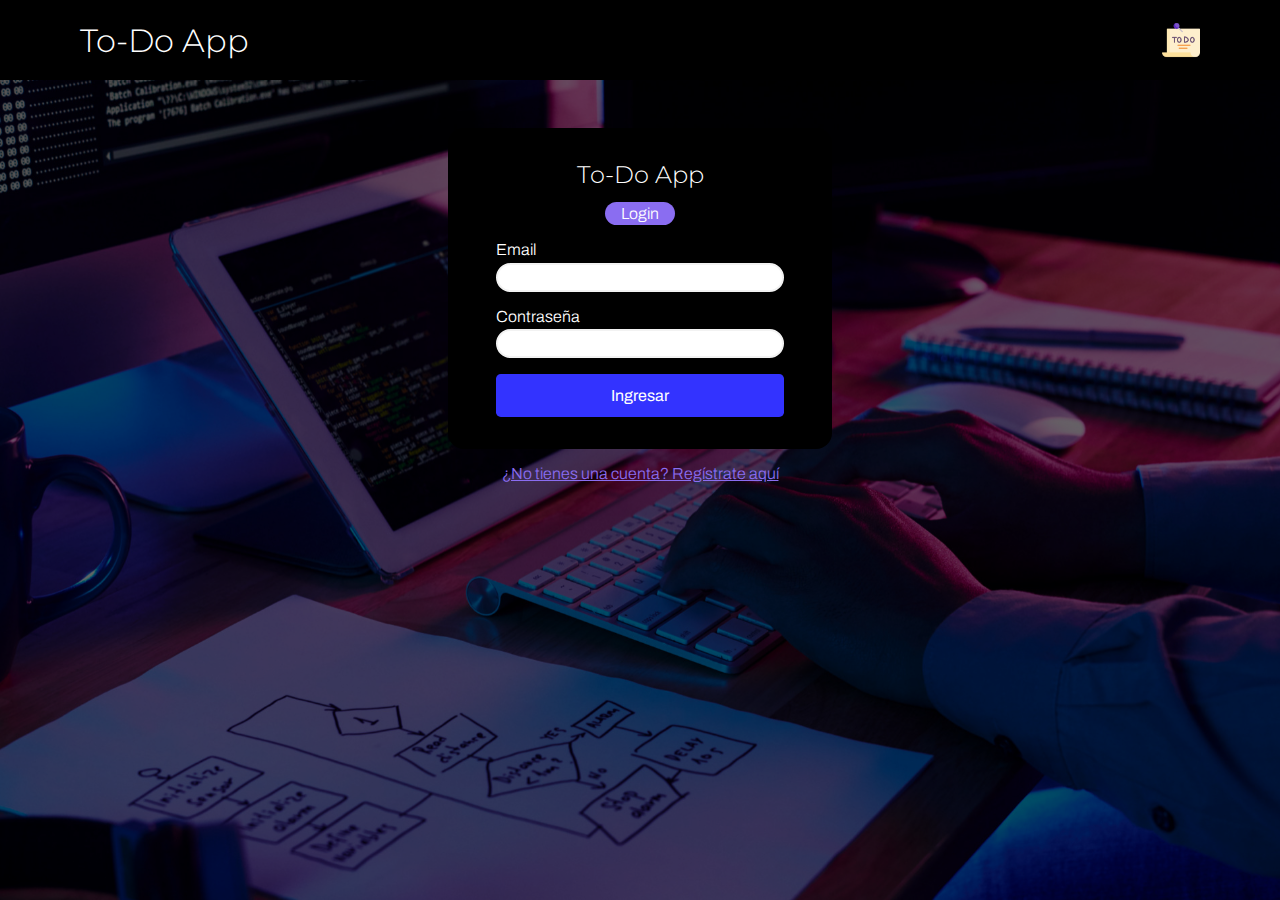
<file: toDoAppLucas/mis-tareas.html>
<!DOCTYPE html>
<html lang="es">

<head>
    <meta charset="UTF-8">
    <meta http-equiv="X-UA-Compatible" content="IE=edge">
    <meta name="viewport" content="width=device-width, initial-scale=1.0">
    <title>ToDo App</title>
    <meta name="description" content="Task Manager" />

    <!-- ----------------------------- estilos CSS ----------------------------- -->
    <link rel="stylesheet" href="./css/tasksStyles.css">
    <link rel="stylesheet" href="./css/globalStyles.css">

    <!-- ------------------- libreria de iconos Fontawesome -------------------- -->
    <link rel="stylesheet" href="https://cdnjs.cloudflare.com/ajax/libs/font-awesome/6.1.1/css/all.min.css" integrity="sha512-KfkfwYDsLkIlwQp6LFnl8zNdLGxu9YAA1QvwINks4PhcElQSvqcyVLLD9aMhXd13uQjoXtEKNosOWaZqXgel0g==" crossorigin="anonymous" referrerpolicy="no-referrer"
    />

    <!-- logica de la página -->
    <script src="./scripts/task.js"></script>
    <script src="./scripts/loaders.js"></script>

</head>

<body>

    <!-- cabecera con barra de navegación -->
    <header class="container">
        <nav>
            <h1>To-Do App</h1>

            <div class="user-info">
                <p>username</p>
                <div class="user-image"></div>
                <button id="closeApp"><i class="fa-solid fa-right-from-bracket"></i> Cerrar sesión</button>
            </div>
        </nav>
    </header>

    <main class="container">
        <!-- carga de tareas -->
        <form class="nueva-tarea">
            <input id="nuevaTarea" type="text" placeholder="nueva tarea">
            <button type="submit"><i class="fa-solid fa-pencil"></i> Crear tarea</button>
        </form>

        <!-- contenedor vacío para las que pasen a pendientes -->
        <ul class="tareas-pendientes">

        </ul>

        <h2>Tareas finalizadas <span id="cantidad-finalizadas">0</span></h2>
        <!-- contenedor vacío para las que pasen a terminadas -->
        <ul class="tareas-terminadas">

        </ul>

    </main>


    <footer>
        <p>| Task Manager</p>
    </footer>
</body>

</html>
</file>
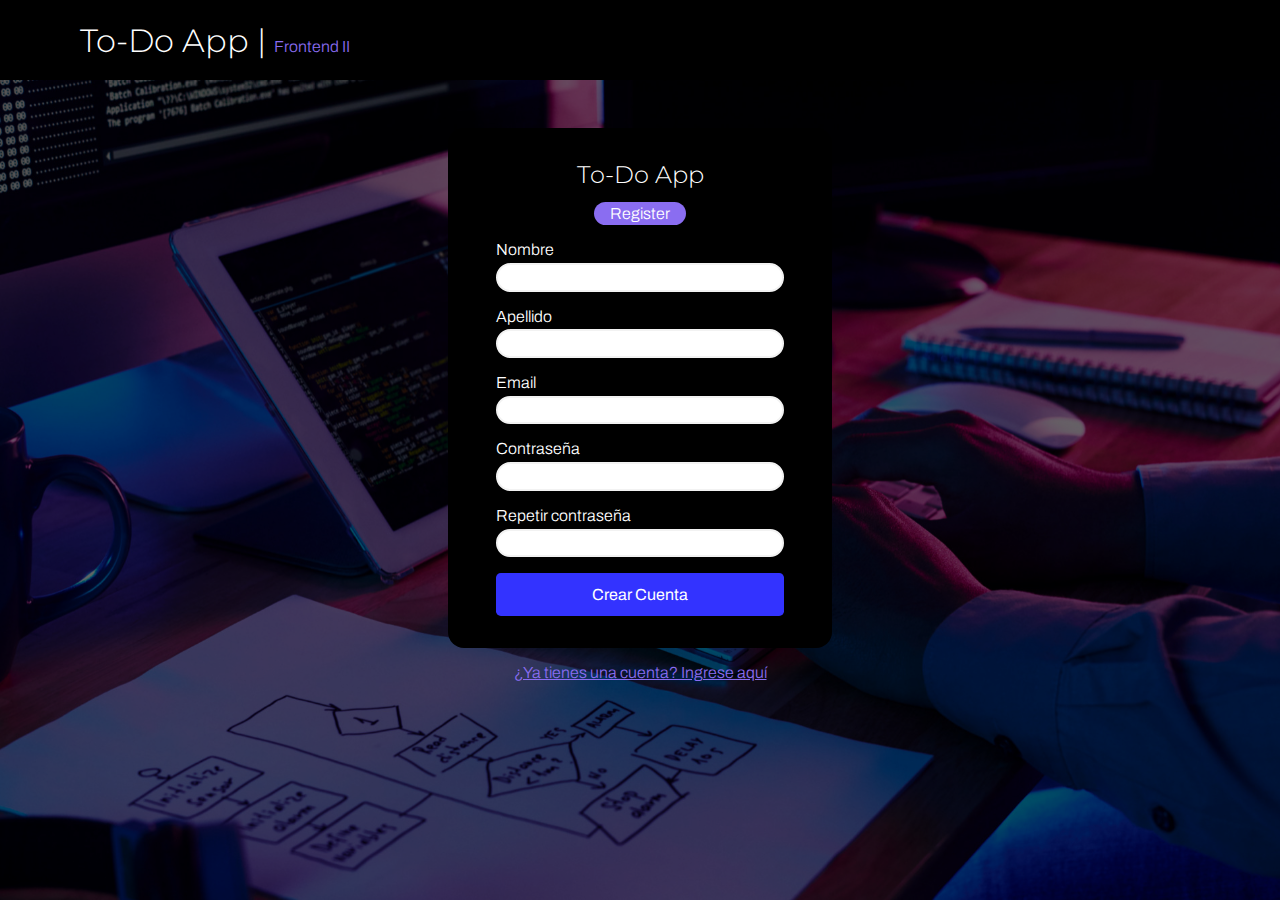
<file: toDoAppLucas/signup.html>
<!DOCTYPE html>
<html lang="es">

<head>
    <meta charset="UTF-8">
    <meta http-equiv="X-UA-Compatible" content="IE=edge">
    <meta name="viewport" content="width=device-width, initial-scale=1.0">
    <title>ToDo App</title>
    <meta name="description" content="Task Manager" />


    <!-- ---------------- estilos compartidos de login y signup ---------------- -->
    <link rel="stylesheet" href="./css/loginSignupStyles.css">


    <!-- ---------------------- logica aplicada en register -------------------- -->

    <script src="./scripts/utils.js"></script>
    <script src="./scripts/signup.js"></script>
    <script src="./scripts/loaders.js"></script>
    

</head>

<body>
    <header class="container">
        <nav>
            <h1>To-Do App | <span>Frontend II</span></h1>
        </nav>
    </header>

    <div class="container">
        <form>
            <div class="form-header">
                <h2>To-Do App</h2>
                <p class="rounded">Register</p>
            </div>

            <label>Nombre</label>
            <input id="inputNombre" type="text">

            <label>Apellido</label>
            <input id="inputApellido" type="text">

            <label>Email</label>
            <input id="inputEmail" type="text">

            <label>Contraseña</label>
            <input id="inputPassword" type="password">

            <label>Repetir contraseña</label>
            <input id="inputPasswordRepetida" type="password">

            <button type="submit">Crear Cuenta</button>
        </form>

        <div class="ingresarA">
            <a href="index.html">¿Ya tienes una cuenta? Ingrese aquí</a>
        </div>
    </div>

</body>

</html>
</file>
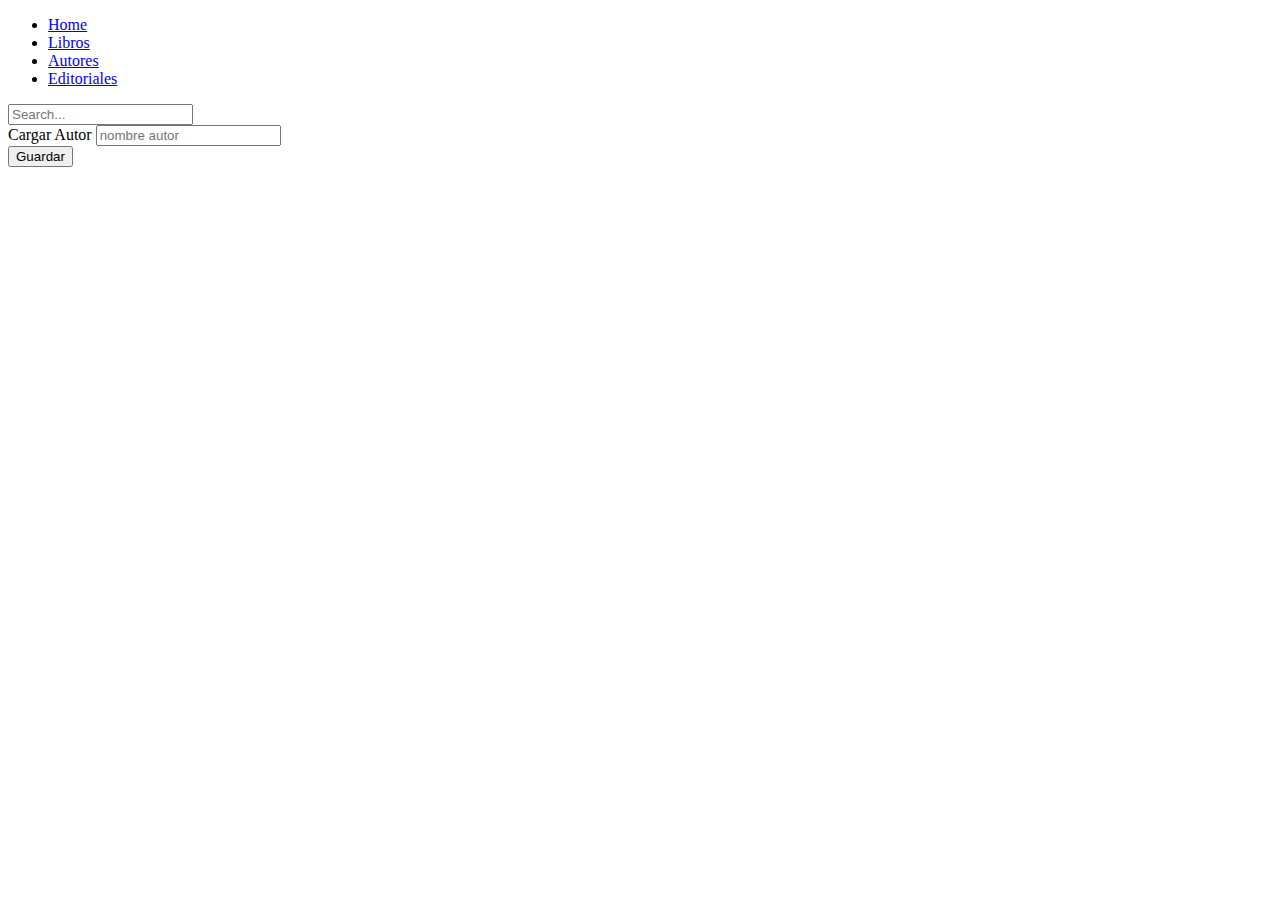
<file: biblioteca/target/classes/templates/autor_form.html>
<!doctype html>
<html lang="en">
<head>
    <meta charset="utf-8">
    <meta name="viewport" content="width=device-width, initial-scale=1">
    <title>Lucas Library</title>
    <link href="https://cdn.jsdelivr.net/npm/bootstrap@5.2.3/dist/css/bootstrap.min.css" rel="stylesheet" integrity="sha384-rbsA2VBKQhggwzxH7pPCaAqO46MgnOM80zW1RWuH61DGLwZJEdK2Kadq2F9CUG65" crossorigin="anonymous">
</head>
<body>
<header class="p-3 text-bg-dark">
    <div class="container">
        <div class="d-flex flex-wrap align-items-center justify-content-center justify-content-lg-start">
            <a href="/" class="d-flex align-items-center mb-2 mb-lg-0 text-white text-decoration-none">
            </a>

            <ul class="nav col-12 col-lg-auto me-lg-auto mb-2 justify-content-center mb-md-0">
                <li><a href="http://localhost:8080/" class="nav-link px-2 text-secondary">Home</a></li>
                <li><a href="http://localhost:8080/libro/lista" class="nav-link px-2 text-white">Libros</a></li>
                <li><a href="http://localhost:8080/autor/lista" class="nav-link px-2 text-white">Autores</a></li>
                <li><a href="http://localhost:8080/editorial/lista" class="nav-link px-2 text-white">Editoriales</a></li>
            </ul>

            <form class="col-12 col-lg-auto mb-3 mb-lg-0 me-lg-3" role="search">
                <input type="search" class="form-control form-control-dark text-bg-dark" placeholder="Search..." aria-label="Search">
            </form>

        </div>
    </div>
</header>

    <div class="container-fluid m-5 contenedor">

        <form action="/autor/registro" method="POST">
            <div class="container">
            <div class="form-group my-3">
                <label class="mb-2">Cargar Autor</label>

                <input type="text" class="form-control" name="nombre" placeholder="nombre autor">
                </div>
            </div>

            <div class="container">
            <button type="submit" class="btn btn-primary"> Guardar </button>
            </div>
        </form>
    </div>




<script src="https://cdn.jsdelivr.net/npm/bootstrap@5.2.3/dist/js/bootstrap.bundle.min.js" integrity="sha384-kenU1KFdBIe4zVF0s0G1M5b4hcpxyD9F7jL+jjXkk+Q2h455rYXK/7HAuoJl+0I4" crossorigin="anonymous"></script>
<script src="https://cdn.jsdelivr.net/npm/bootstrap@5.2.3/dist/js/bootstrap.min.js" integrity="sha384-cuYeSxntonz0PPNlHhBs68uyIAVpIIOZZ5JqeqvYYIcEL727kskC66kF92t6Xl2V" crossorigin="anonymous"></script>
</body>
</html>
</file>
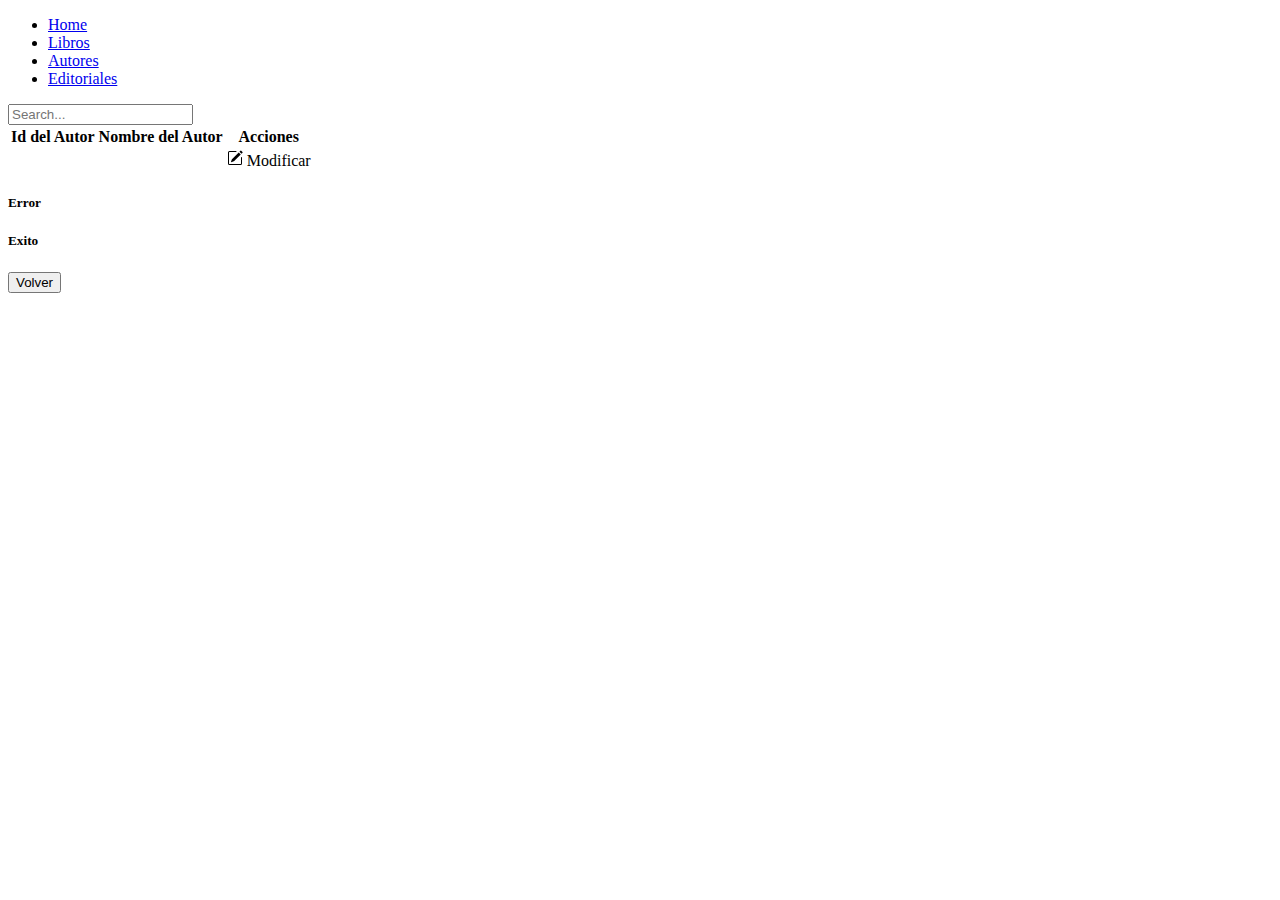
<file: biblioteca/target/classes/templates/autor_list.html>
<!DOCTYPE html>
<html lang="en" xmlns:th="http://www.w3.org/1999/xhtml">
<head>
  <meta charset="utf-8">
  <meta name="viewport" content="width=device-width, initial-scale=1">
  <title>Lucas Library</title>
  <link href="https://cdn.jsdelivr.net/npm/bootstrap@5.2.3/dist/css/bootstrap.min.css" rel="stylesheet" integrity="sha384-rbsA2VBKQhggwzxH7pPCaAqO46MgnOM80zW1RWuH61DGLwZJEdK2Kadq2F9CUG65" crossorigin="anonymous">
</head>
<body>
<header class="p-3 text-bg-dark">
  <div class="container">
    <div class="d-flex flex-wrap align-items-center justify-content-center justify-content-lg-start">
      <a href="/" class="d-flex align-items-center mb-2 mb-lg-0 text-white text-decoration-none">
      </a>

      <ul class="nav col-12 col-lg-auto me-lg-auto mb-2 justify-content-center mb-md-0">
        <li><a href="http://localhost:8080/" class="nav-link px-2 text-secondary">Home</a></li>
        <li><a href="http://localhost:8080/libro/lista" class="nav-link px-2 text-white">Libros</a></li>
        <li><a href="http://localhost:8080/autor/lista" class="nav-link px-2 text-white">Autores</a></li>
        <li><a href="http://localhost:8080/editorial/lista" class="nav-link px-2 text-white">Editoriales</a></li>
      </ul>

      <form class="col-12 col-lg-auto mb-3 mb-lg-0 me-lg-3" role="search">
        <input type="search" class="form-control form-control-dark text-bg-dark" placeholder="Search..." aria-label="Search">
      </form>

    </div>
  </div>
</header>

<div class="container m-5">

  <table class="table table-striped">
    <thead>
    <tr>
      <th scope="col">Id del Autor</th>
      <th scope="col">Nombre del Autor</th>
      <th scope="col">Acciones</th>
    </tr>
    </thead>
    <tbody th:each="autor : ${autores}">
    <tr>
      <th scope="row" th:text="${autor.id}"></th>
      <td th:text="${autor.nombre}"></td>
      <td>
        <a th:href="@{/autor/modificar/__${autor.id}__}"> <svg xmlns="http://www.w3.org/2000/svg" width="16" height="16" fill="currentColor" class="bi bi-pencil-square" viewBox="0 0 16 16">
          <path d="M15.502 1.94a.5.5 0 0 1 0 .706L14.459 3.69l-2-2L13.502.646a.5.5 0 0 1 .707 0l1.293 1.293zm-1.75 2.456-2-2L4.939 9.21a.5.5 0 0 0-.121.196l-.805 2.414a.25.25 0 0 0 .316.316l2.414-.805a.5.5 0 0 0 .196-.12l6.813-6.814z"/>
          <path fill-rule="evenodd" d="M1 13.5A1.5 1.5 0 0 0 2.5 15h11a1.5 1.5 0 0 0 1.5-1.5v-6a.5.5 0 0 0-1 0v6a.5.5 0 0 1-.5.5h-11a.5.5 0 0 1-.5-.5v-11a.5.5 0 0 1 .5-.5H9a.5.5 0 0 0 0-1H2.5A1.5 1.5 0 0 0 1 2.5v11z"/>
        </svg><i class="bi bi-pencil-square"></i> Modificar </a>
      </td>
    </tr>
    </tbody>
  </table>
</div>

<div class="container-fluid m-5 contenedor">
  <div class="container">

      <div th:if="${error != null}" class="card text-white bg-danger mb-3 mensajeError">
        <div class="card-body">
          <h5 class="card-title">Error</h5>
          <p class="card-text" th:text="${error}"></p>
        </div>
      </div>
      <div th:if="${exito != null}" class="card-text white bg-success mb-3 mt-3 mensajeExito">
        <div class="card-body">
          <h5 class="card-title">Exito</h5>
          <p class="card-text" th:text="${exito}"></p>
        </div>
      </div>
    <button type="submit" class="btn btn-secondary mt-3" onclick="location.href='http://localhost:8080/'"> Volver </button>
  </div>
</div>
</body>
</html>
</file>
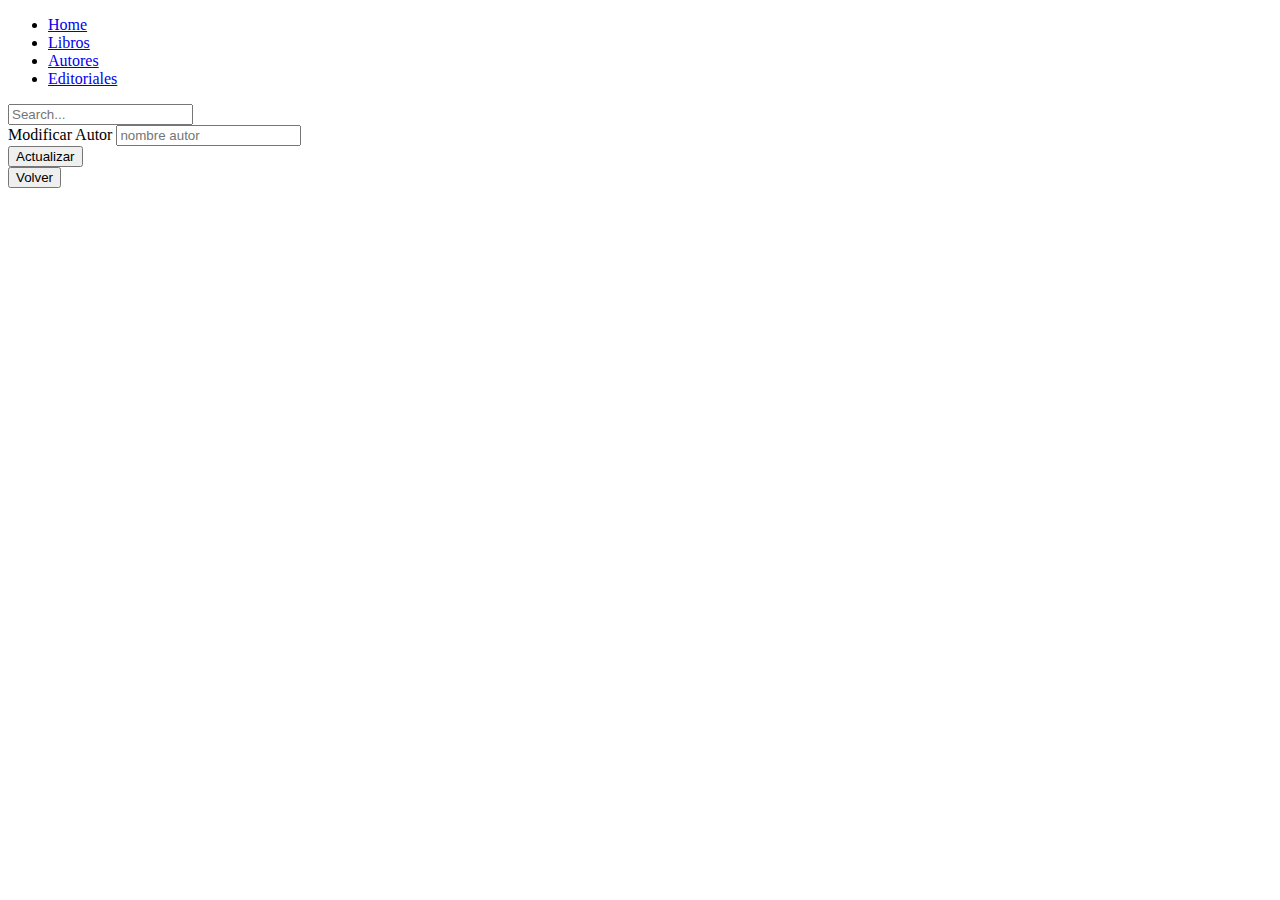
<file: biblioteca/target/classes/templates/autor_modificar.html>
<!doctype html>
<html lang="en" xmlns:th="http://www.w3.org/1999/xhtml">
<head>
  <meta charset="utf-8">
  <meta name="viewport" content="width=device-width, initial-scale=1">
  <title>Lucas Library</title>
  <link href="https://cdn.jsdelivr.net/npm/bootstrap@5.2.3/dist/css/bootstrap.min.css" rel="stylesheet" integrity="sha384-rbsA2VBKQhggwzxH7pPCaAqO46MgnOM80zW1RWuH61DGLwZJEdK2Kadq2F9CUG65" crossorigin="anonymous">
</head>
<body>
<header class="p-3 text-bg-dark">
  <div class="container">
    <div class="d-flex flex-wrap align-items-center justify-content-center justify-content-lg-start">
      <a href="/" class="d-flex align-items-center mb-2 mb-lg-0 text-white text-decoration-none">
      </a>

      <ul class="nav col-12 col-lg-auto me-lg-auto mb-2 justify-content-center mb-md-0">
        <li><a href="http://localhost:8080/" class="nav-link px-2 text-secondary">Home</a></li>
        <li><a href="http://localhost:8080/libro/lista" class="nav-link px-2 text-white">Libros</a></li>
        <li><a href="http://localhost:8080/autor/lista" class="nav-link px-2 text-white">Autores</a></li>
        <li><a href="http://localhost:8080/editorial/lista" class="nav-link px-2 text-white">Editoriales</a></li>
      </ul>

      <form class="col-12 col-lg-auto mb-3 mb-lg-0 me-lg-3" role="search">
        <input type="search" class="form-control form-control-dark text-bg-dark" placeholder="Search..." aria-label="Search">
      </form>

    </div>
  </div>
</header>

<div class="container-fluid m-5 contenedor">

  <form th:action="@{/autor/modificar/__${autor.id}__}" method="POST">

    <input hidden th:value="${id}" name="id">

    <div class="container">
      <div class="form-group my-3">
        <label class="mb-2">Modificar Autor</label>

        <input th:value="${autor.nombre}" type="text" class="form-control" name="nombre" placeholder="nombre autor">

      </div>
    </div>

    <div class="container">
      <button type="submit" class="btn btn-primary"> Actualizar </button>
    </div>
    <div class="container">
      <button type="submit" class="btn btn-secondary mt-3" onclick="location.href='http://localhost:8080/'"> Volver </button>

    </div>
  </form>
</div>

</body>
</html>
</file>
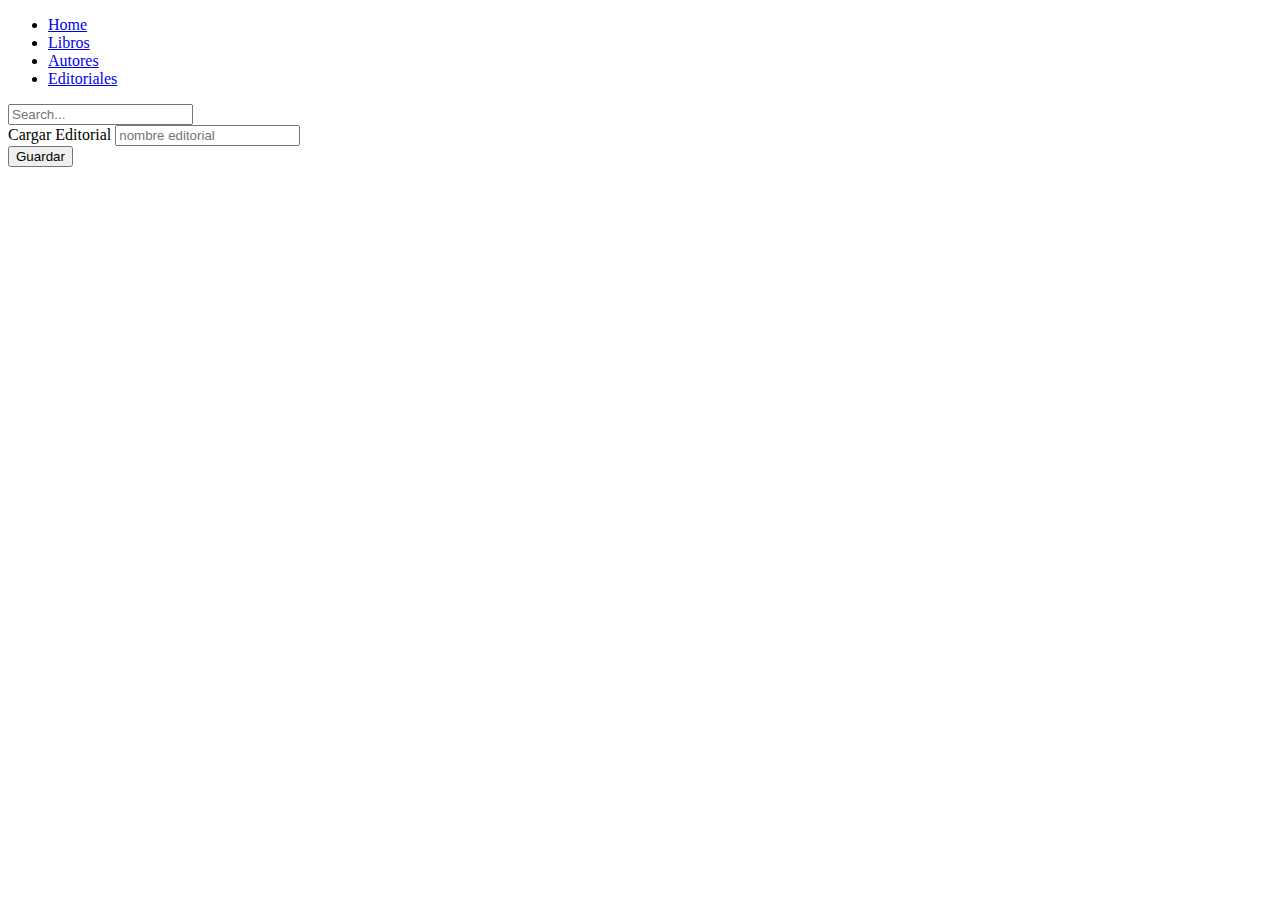
<file: biblioteca/target/classes/templates/editorial_form.html>
<!doctype html>
<html lang="en">
<head>
  <meta charset="utf-8">
  <meta name="viewport" content="width=device-width, initial-scale=1">
  <title>Lucas Library</title>
  <link href="https://cdn.jsdelivr.net/npm/bootstrap@5.2.3/dist/css/bootstrap.min.css" rel="stylesheet" integrity="sha384-rbsA2VBKQhggwzxH7pPCaAqO46MgnOM80zW1RWuH61DGLwZJEdK2Kadq2F9CUG65" crossorigin="anonymous">
</head>
<body>
<header class="p-3 text-bg-dark">
  <div class="container">
    <div class="d-flex flex-wrap align-items-center justify-content-center justify-content-lg-start">
      <a href="/" class="d-flex align-items-center mb-2 mb-lg-0 text-white text-decoration-none">
      </a>

      <ul class="nav col-12 col-lg-auto me-lg-auto mb-2 justify-content-center mb-md-0">
        <li><a href="http://localhost:8080/" class="nav-link px-2 text-secondary">Home</a></li>
        <li><a href="http://localhost:8080/libro/lista" class="nav-link px-2 text-white">Libros</a></li>
        <li><a href="http://localhost:8080/autor/lista" class="nav-link px-2 text-white">Autores</a></li>
        <li><a href="http://localhost:8080/editorial/lista" class="nav-link px-2 text-white">Editoriales</a></li>
      </ul>

      <form class="col-12 col-lg-auto mb-3 mb-lg-0 me-lg-3" role="search">
        <input type="search" class="form-control form-control-dark text-bg-dark" placeholder="Search..." aria-label="Search">
      </form>

    </div>
  </div>
</header>

<div class="container-fluid m-5 contenedor">

  <form action="/editorial/registro" method="POST">
    <div class="container">
      <div class="form-group my-3">
        <label class="mb-2">Cargar Editorial</label>

        <input type="text" class="form-control" name="nombre" placeholder="nombre editorial">
      </div>
    </div>

    <div class="container">
      <button type="submit" class="btn btn-primary"> Guardar </button>
    </div>
  </form>
</div>




<script src="https://cdn.jsdelivr.net/npm/bootstrap@5.2.3/dist/js/bootstrap.bundle.min.js" integrity="sha384-kenU1KFdBIe4zVF0s0G1M5b4hcpxyD9F7jL+jjXkk+Q2h455rYXK/7HAuoJl+0I4" crossorigin="anonymous"></script>
<script src="https://cdn.jsdelivr.net/npm/bootstrap@5.2.3/dist/js/bootstrap.min.js" integrity="sha384-cuYeSxntonz0PPNlHhBs68uyIAVpIIOZZ5JqeqvYYIcEL727kskC66kF92t6Xl2V" crossorigin="anonymous"></script>
</body>
</html>
</file>
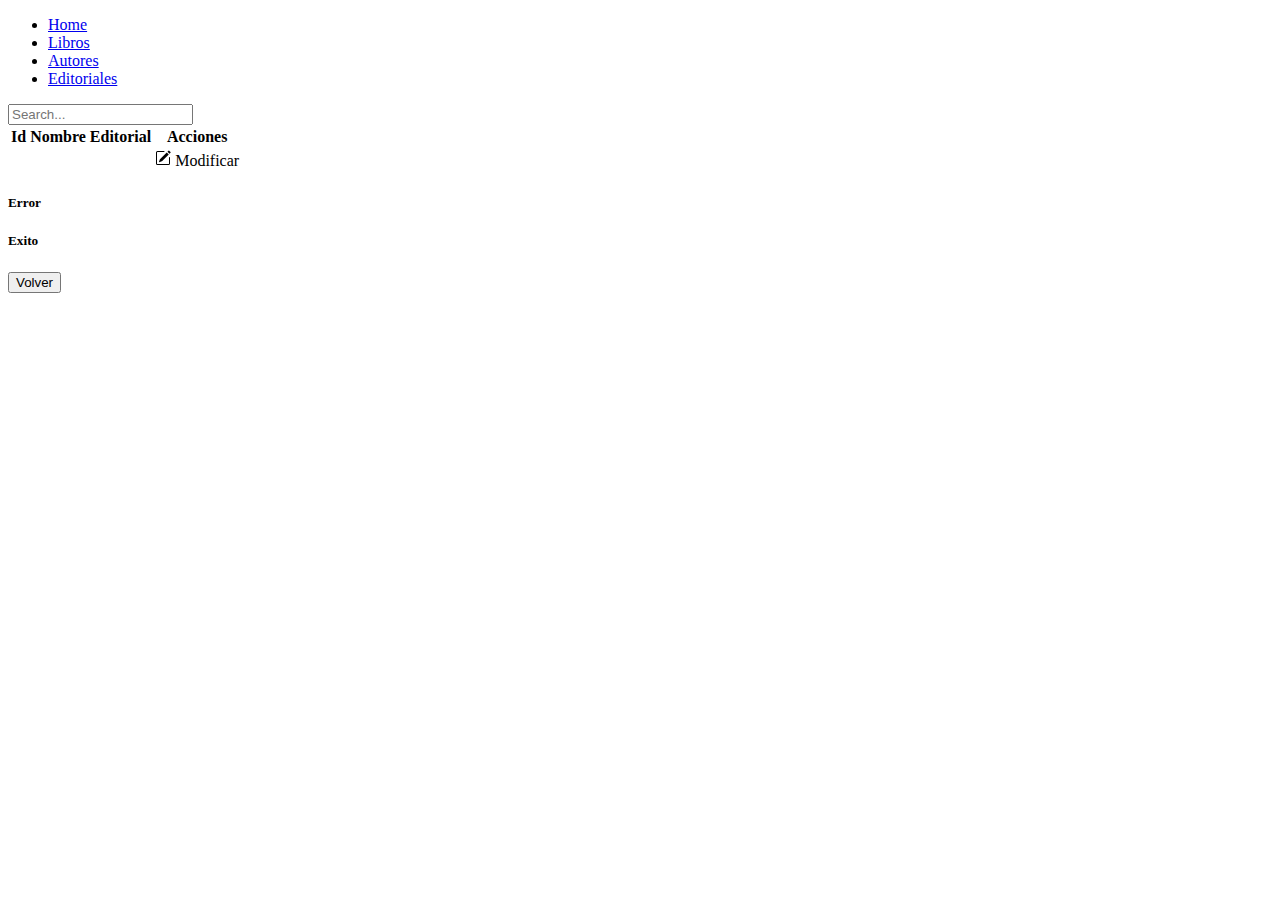
<file: biblioteca/target/classes/templates/editorial_list.html>
<!DOCTYPE html>
<html lang="en" xmlns:th="http://www.w3.org/1999/xhtml">
<head>
  <meta charset="utf-8">
  <meta name="viewport" content="width=device-width, initial-scale=1">
  <title>Lucas Library</title>
  <link href="https://cdn.jsdelivr.net/npm/bootstrap@5.2.3/dist/css/bootstrap.min.css" rel="stylesheet" integrity="sha384-rbsA2VBKQhggwzxH7pPCaAqO46MgnOM80zW1RWuH61DGLwZJEdK2Kadq2F9CUG65" crossorigin="anonymous">
</head>
<body>
<header class="p-3 text-bg-dark">
  <div class="container">
    <div class="d-flex flex-wrap align-items-center justify-content-center justify-content-lg-start">
      <a href="/" class="d-flex align-items-center mb-2 mb-lg-0 text-white text-decoration-none">
      </a>

      <ul class="nav col-12 col-lg-auto me-lg-auto mb-2 justify-content-center mb-md-0">
        <li><a href="http://localhost:8080/" class="nav-link px-2 text-secondary">Home</a></li>
        <li><a href="http://localhost:8080/libro/lista" class="nav-link px-2 text-white">Libros</a></li>
        <li><a href="http://localhost:8080/autor/lista" class="nav-link px-2 text-white">Autores</a></li>
        <li><a href="http://localhost:8080/editorial/lista" class="nav-link px-2 text-white">Editoriales</a></li>
      </ul>

      <form class="col-12 col-lg-auto mb-3 mb-lg-0 me-lg-3" role="search">
        <input type="search" class="form-control form-control-dark text-bg-dark" placeholder="Search..." aria-label="Search">
      </form>

    </div>
  </div>
</header>

<div class="container m-5">

  <table class="table table-striped">
    <thead>
    <tr>
      <th scope="col">Id</th>
      <th scope="col">Nombre Editorial</th>
      <th scope="col">Acciones</th>
    </tr>
    </thead>
    <tbody th:each="editorial : ${editoriales}">
    <tr>
      <th scope="row" th:text="${editorial.id}"></th>
      <td th:text="${editorial.nombre}"></td>
      <td>
        <a th:href="@{/editorial/modificar/__${editorial.id}__}"> <svg xmlns="http://www.w3.org/2000/svg" width="16" height="16" fill="currentColor" class="bi bi-pencil-square" viewBox="0 0 16 16">
          <path d="M15.502 1.94a.5.5 0 0 1 0 .706L14.459 3.69l-2-2L13.502.646a.5.5 0 0 1 .707 0l1.293 1.293zm-1.75 2.456-2-2L4.939 9.21a.5.5 0 0 0-.121.196l-.805 2.414a.25.25 0 0 0 .316.316l2.414-.805a.5.5 0 0 0 .196-.12l6.813-6.814z"/>
          <path fill-rule="evenodd" d="M1 13.5A1.5 1.5 0 0 0 2.5 15h11a1.5 1.5 0 0 0 1.5-1.5v-6a.5.5 0 0 0-1 0v6a.5.5 0 0 1-.5.5h-11a.5.5 0 0 1-.5-.5v-11a.5.5 0 0 1 .5-.5H9a.5.5 0 0 0 0-1H2.5A1.5 1.5 0 0 0 1 2.5v11z"/>
        </svg><i class="bi bi-pencil-square"></i> Modificar </a>
      </td>
    </tr>
    </tbody>
  </table>
</div>

<div class="container-fluid m-5 contenedor">
  <div class="container">

    <div th:if="${error != null}" class="card text-white bg-danger mb-3 mensajeError">
      <div class="card-body">
        <h5 class="card-title">Error</h5>
        <p class="card-text" th:text="${error}"></p>
      </div>
    </div>
    <div th:if="${exito != null}" class="card-text white bg-success mb-3 mt-3 mensajeExito">
      <div class="card-body">
        <h5 class="card-title">Exito</h5>
        <p class="card-text" th:text="${exito}"></p>
      </div>
    </div>
    <button type="submit" class="btn btn-secondary mt-3" onclick="location.href='http://localhost:8080/'"> Volver </button>
  </div>
</div>
</body>
</html>
</file>
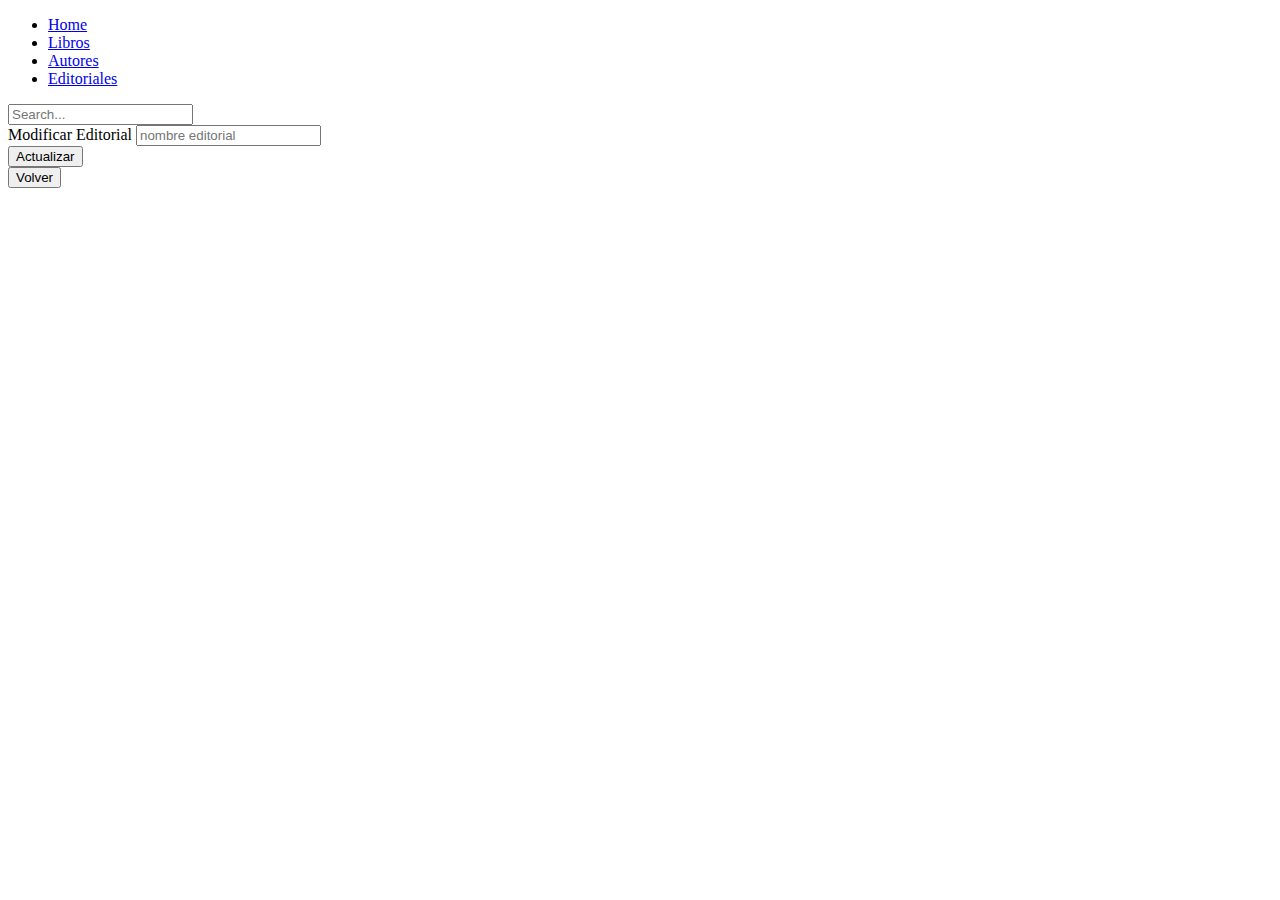
<file: biblioteca/target/classes/templates/editorial_modificar.html>
<!doctype html>
<html lang="en" xmlns:th="http://www.w3.org/1999/xhtml">
<head>
  <meta charset="utf-8">
  <meta name="viewport" content="width=device-width, initial-scale=1">
  <title>Lucas Library</title>
  <link href="https://cdn.jsdelivr.net/npm/bootstrap@5.2.3/dist/css/bootstrap.min.css" rel="stylesheet" integrity="sha384-rbsA2VBKQhggwzxH7pPCaAqO46MgnOM80zW1RWuH61DGLwZJEdK2Kadq2F9CUG65" crossorigin="anonymous">
</head>
<body>
<header class="p-3 text-bg-dark">
  <div class="container">
    <div class="d-flex flex-wrap align-items-center justify-content-center justify-content-lg-start">
      <a href="/" class="d-flex align-items-center mb-2 mb-lg-0 text-white text-decoration-none">
      </a>

      <ul class="nav col-12 col-lg-auto me-lg-auto mb-2 justify-content-center mb-md-0">
        <li><a href="http://localhost:8080/" class="nav-link px-2 text-secondary">Home</a></li>
        <li><a href="http://localhost:8080/libro/lista" class="nav-link px-2 text-white">Libros</a></li>
        <li><a href="http://localhost:8080/autor/lista" class="nav-link px-2 text-white">Autores</a></li>
        <li><a href="http://localhost:8080/editorial/lista" class="nav-link px-2 text-white">Editoriales</a></li>
      </ul>

      <form class="col-12 col-lg-auto mb-3 mb-lg-0 me-lg-3" role="search">
        <input type="search" class="form-control form-control-dark text-bg-dark" placeholder="Search..." aria-label="Search">
      </form>

    </div>
  </div>
</header>

<div class="container-fluid m-5 contenedor">

  <form th:action="@{/editorial/modificar/__${editorial.id}__}" method="POST">

    <input hidden th:value="${id}" name="id">

    <div class="container">
      <div class="form-group my-3">
        <label class="mb-2">Modificar Editorial</label>

        <input th:value="${editorial.nombre}" type="text" class="form-control" name="nombre" placeholder="nombre editorial">

      </div>
    </div>

    <div class="container">
      <button type="submit" class="btn btn-primary"> Actualizar </button>
    </div>
    <div class="container">
      <button type="submit" class="btn btn-secondary mt-3" onclick="location.href='http://localhost:8080/'"> Volver </button>

    </div>
  </form>
</div>

</body>
</html>
</file>
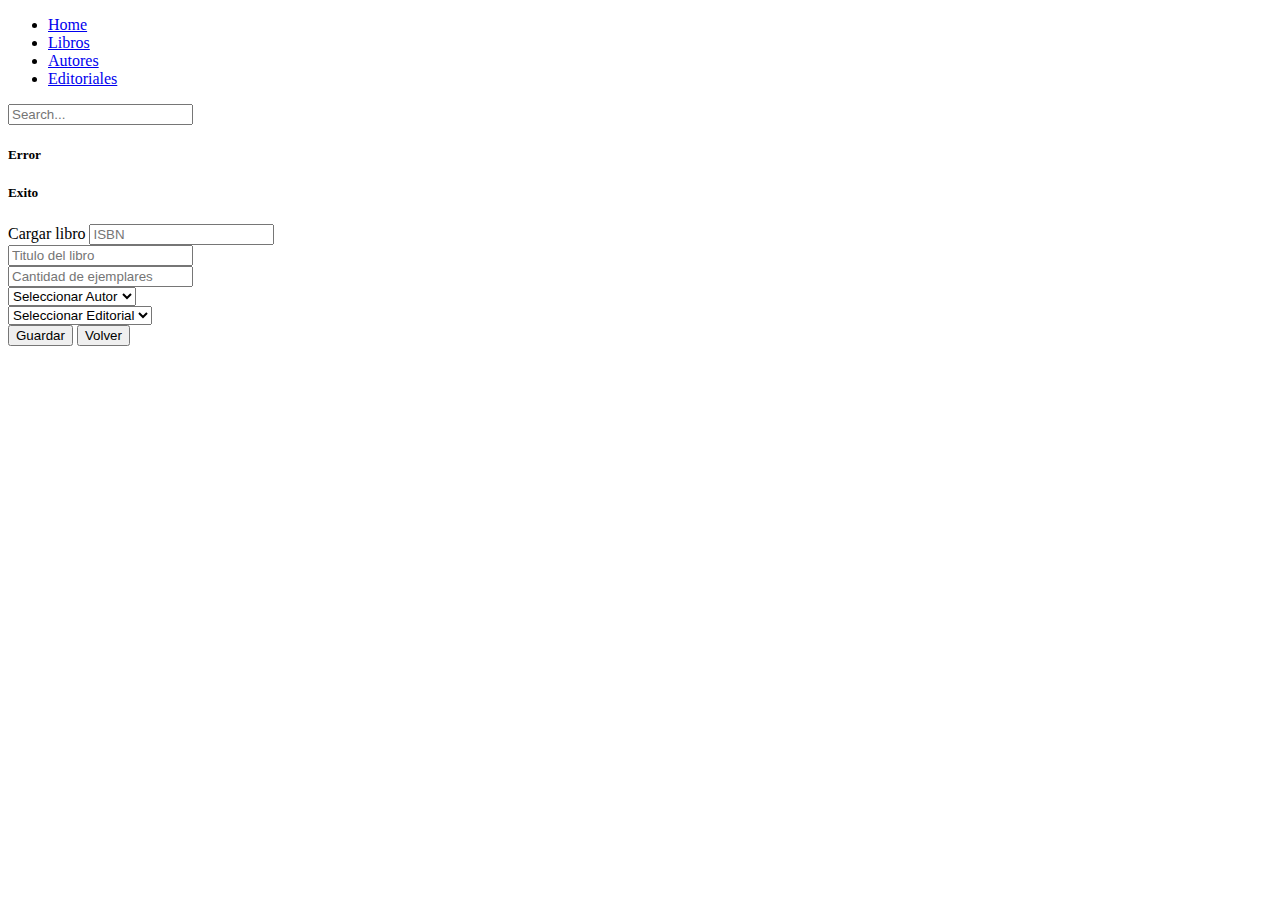
<file: biblioteca/target/classes/templates/libro_form.html>
<!DOCTYPE html>
<html lang="en" xmlns:th="http://www.w3.org/1999/xhtml">
<head>
  <meta charset="utf-8">
  <meta name="viewport" content="width=device-width, initial-scale=1">
  <title>Lucas Library</title>
  <link href="https://cdn.jsdelivr.net/npm/bootstrap@5.2.3/dist/css/bootstrap.min.css" rel="stylesheet" integrity="sha384-rbsA2VBKQhggwzxH7pPCaAqO46MgnOM80zW1RWuH61DGLwZJEdK2Kadq2F9CUG65" crossorigin="anonymous">
</head>
<body>
<header class="p-3 text-bg-dark">
  <div class="container">
    <div class="d-flex flex-wrap align-items-center justify-content-center justify-content-lg-start">
      <a href="/" class="d-flex align-items-center mb-2 mb-lg-0 text-white text-decoration-none">
      </a>

      <ul class="nav col-12 col-lg-auto me-lg-auto mb-2 justify-content-center mb-md-0">
        <li><a href="http://localhost:8080/" class="nav-link px-2 text-secondary">Home</a></li>
        <li><a href="http://localhost:8080/libro/lista" class="nav-link px-2 text-white">Libros</a></li>
        <li><a href="http://localhost:8080/autor/lista" class="nav-link px-2 text-white">Autores</a></li>
        <li><a href="http://localhost:8080/editorial/lista" class="nav-link px-2 text-white">Editoriales</a></li>
      </ul>

      <form class="col-12 col-lg-auto mb-3 mb-lg-0 me-lg-3" role="search">
        <input type="search" class="form-control form-control-dark text-bg-dark" placeholder="Search..." aria-label="Search">
      </form>

    </div>
  </div>
</header>


<div class="container-fluid m-5 contenedor">
  <div class="container">
  <form class="formulario" action="/libro/registro" method="POST">

    <div th:if="${error != null}" class="card text-white bg-danger mb-3 mensajeError">
      <div class="card-body">
        <h5 class="card-title">Error</h5>
        <p class="card-text" th:text="${error}"></p>
      </div>
    </div>
    <div th:if="${exito != null}" class="card-text white bg-success mb-3 mt-3 mensajeExito">
      <div class="card-body">
        <h5 class="card-title">Exito</h5>
        <p class="card-text" th:text="${exito}"></p>
      </div>
    </div>

    <div class="form-group my-3">
      <label class="mb-2">Cargar libro</label>
      <input type="number" class="form-control" name="isbn" placeholder="ISBN">
    </div>

    <div class="form-group my-3">
      <input type="text" class="form-control" name="titulo" placeholder="Titulo del libro">
    </div>

    <div class="form-group my-3">
      <input type="number" class="form-control" name="ejemplares" placeholder="Cantidad de ejemplares">
    </div>

    <div class="form-group my-3">
      <select name="idAutor">

        <option>Seleccionar Autor</option>

        <option th:each="autor : ${autores}"
        th:value="${autor.id}"
        th:text="${autor.nombre}"
        />
      </select>
    </div>

    <div class="form-group my-3">
      <select name="idEditorial">

        <option>Seleccionar Editorial</option>

        <option th:each="editorial : ${editoriales}"
                th:value="${editorial.id}"
                th:text="${editorial.nombre}"
        />
      </select>
    </div>


    <button type="submit" class="btn btn-primary mt-3"> Guardar </button>

    <button type="submit" class="btn btn-secondary mt-3" onclick="location.href='http://localhost:8080/'"> Volver </button>


  </form>
</div>
</div>
</body>
</html>
</file>
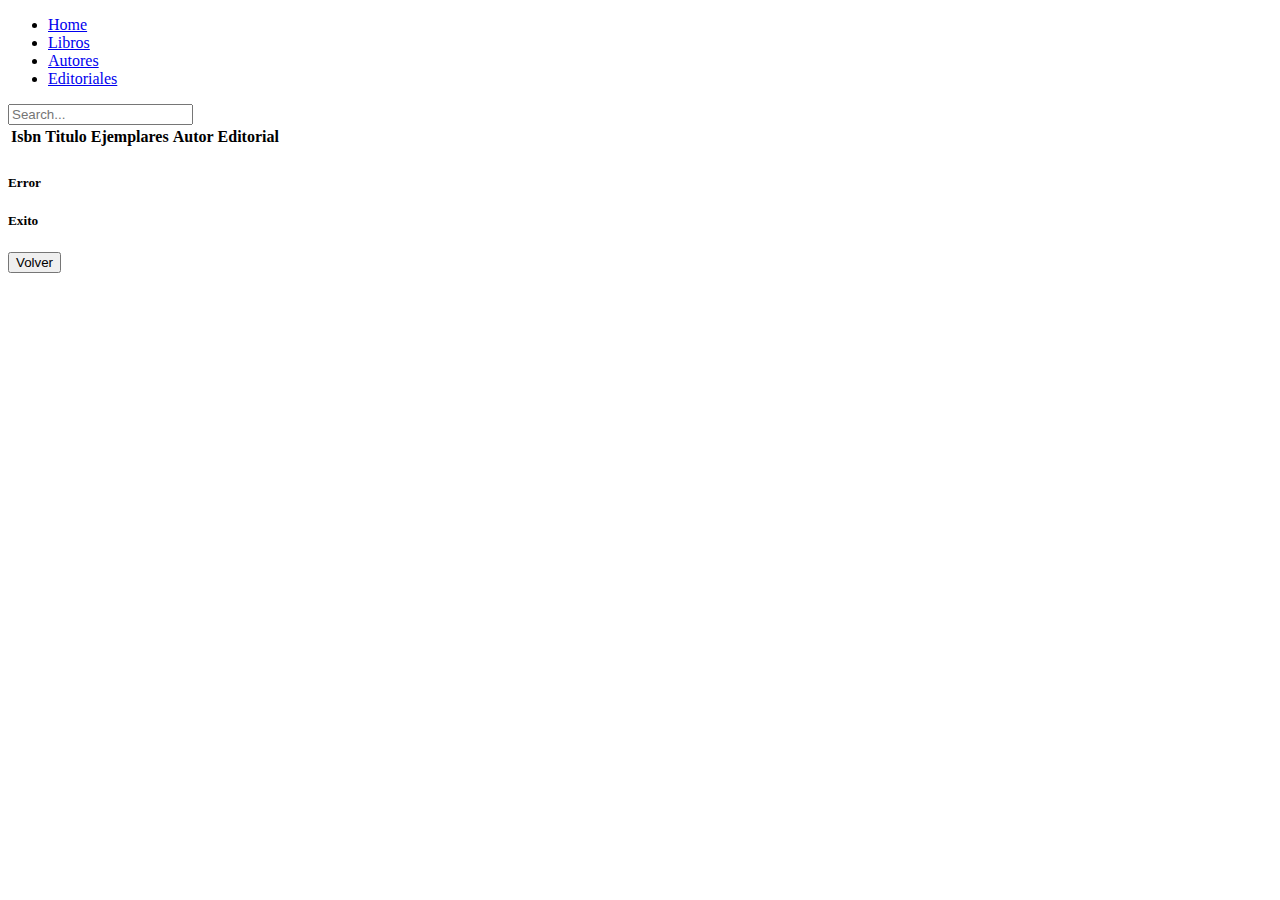
<file: biblioteca/target/classes/templates/libro_list.html>
<!DOCTYPE html>
<html lang="en" xmlns:th="http://www.w3.org/1999/xhtml">
<head>
  <meta charset="utf-8">
  <meta name="viewport" content="width=device-width, initial-scale=1">
  <title>Lucas Library</title>
  <link href="https://cdn.jsdelivr.net/npm/bootstrap@5.2.3/dist/css/bootstrap.min.css" rel="stylesheet" integrity="sha384-rbsA2VBKQhggwzxH7pPCaAqO46MgnOM80zW1RWuH61DGLwZJEdK2Kadq2F9CUG65" crossorigin="anonymous">
</head>
<body>
<header class="p-3 text-bg-dark">
  <div class="container">
    <div class="d-flex flex-wrap align-items-center justify-content-center justify-content-lg-start">
      <a href="/" class="d-flex align-items-center mb-2 mb-lg-0 text-white text-decoration-none">
      </a>

      <ul class="nav col-12 col-lg-auto me-lg-auto mb-2 justify-content-center mb-md-0">
        <li><a href="http://localhost:8080/" class="nav-link px-2 text-secondary">Home</a></li>
        <li><a href="http://localhost:8080/libro/lista" class="nav-link px-2 text-white">Libros</a></li>
        <li><a href="http://localhost:8080/autor/lista" class="nav-link px-2 text-white">Autores</a></li>
        <li><a href="http://localhost:8080/editorial/lista" class="nav-link px-2 text-white">Editoriales</a></li>
      </ul>

      <form class="col-12 col-lg-auto mb-3 mb-lg-0 me-lg-3" role="search">
        <input type="search" class="form-control form-control-dark text-bg-dark" placeholder="Search..." aria-label="Search">
      </form>

    </div>
  </div>
</header>
<body>
<div class="container m-5">

  <table class="table table-striped">
    <thead>
    <tr>
      <th scope="col">Isbn</th>
      <th scope="col">Titulo</th>
      <th scope="col">Ejemplares</th>
      <th scope="col">Autor</th>
      <th scope="col">Editorial</th>
    </tr>
    </thead>
    <tbody th:each="libro : ${libros}">
    <tr>
      <th scope="row" th:text="${libro.isbn}"></th>
      <td th:text="${libro.titulo}"></td>
      <td th:text="${libro.ejemplares}"></td>
      <td th:text="${libro.autor.nombre}"></td>
      <td th:text="${libro.editorial.nombre}"></td>
    </tr>
    </tbody>
  </table>
</div>
<div class="container-fluid m-5 contenedor">
  <div class="container">

    <div th:if="${error != null}" class="card text-white bg-danger mb-3 mensajeError">
      <div class="card-body">
        <h5 class="card-title">Error</h5>
        <p class="card-text" th:text="${error}"></p>
      </div>
    </div>
    <div th:if="${exito != null}" class="card-text white bg-success mb-3 mt-3 mensajeExito">
      <div class="card-body">
        <h5 class="card-title">Exito</h5>
        <p class="card-text" th:text="${exito}"></p>
      </div>
    </div>
    <button type="submit" class="btn btn-secondary mt-3" onclick="location.href='http://localhost:8080/'"> Volver </button>
  </div>
</div>
</body>
</html>
</file>
<file: toDoAppLucas/css/loginSignupStyles.css>
@import url('./globalStyles.css');

body {
    background-image: url('../assets/wallpaper1.jpg');
    background-repeat: no-repeat;
    background-position: center;
    background-size: cover;
    /* capa sobre fondo */
    box-shadow: inset 0 0 0 1000px rgba(0, 0, 0, .6);

}

header {
    background-color: var(--negro);
    height: 5rem;
    margin-bottom: 3rem;
}

nav {
    padding: 1rem;
    height: 100%;
    display: flex;
    justify-content: space-between;
    align-items: center;
}

nav h1 span {
    font-weight: 300;
    font-size: 1rem;
    color: var(--lila);
}
nav img {
    display: block;
    height: 80%;
}

.container {
    padding: 0 5%;
}

form {
    background-color: var(--negro);
    max-width: 24rem;
    margin: 0 auto;
    padding: 2rem 3rem;
    border-radius: 1rem;
    display: flex;
    flex-direction: column;
}


.form-header {
    display: flex;
    flex-direction: column;
    align-items: center;
    margin-bottom: 1rem;
}

.form-header h2 {
    margin-bottom: .8rem;
}

.form-header p {
    background-color: var(--lila);
    padding: .2rem 1rem;
}

form label {
    margin-bottom: .3rem;
}

form input {
    border-radius: 100vh;
    margin-bottom: 1rem;
    padding: .3rem 1rem;
    border: 2px solid var(--app-grey);
}

form input:focus {
    outline: none;
    border: 2px solid var(--lila);
}

form button{
    background-color: var(--azul);
    color: white;
    padding: .8rem 0;
    border-radius: .3rem;
    font-size: 1rem;
    font-weight: 400;
}
form button:hover{
    background-color: var(--azul-hover);
}

.ingresarA {
    padding: 1rem 0;
    text-align: center;
}

.ingresarA a {
    color: var(--lila);
}
.ingresarA a:hover{
    color: var(--azul);
}

.hidden {
    display: none;
    }

    /* Estilos del Spinner */
    #contenedor-carga {
    width: 100%;
    height: 100%;
    z-index: 2;
    -webkit-transition: all 3s ease;
    transition: all 3s ease;
    background-color: whitesmoke;
    }
    
    #carga {
    border: 10px solid rgb(255, 255, 255);
    outline: 1px solid lightgray;
    border-top-color: var(--primary);
    border-bottom-color: var(--secondary);
    position: absolute;
    top: 0;
    bottom: 0;
    left: 0;
    right: 0;
    margin: auto;
    height: 50px;
    width: 50px;
    border-radius: 100%;
    -webkit-animation: girar 1.5s linear infinite;
    animation: girar 1.5s linear infinite;
    }
    
    /* Animación del spinner */
    @-webkit-keyframes girar {
        from {
            -webkit-transform: rotate(0deg);
            transform: rotate(0deg);
        }
        to {
            -webkit-transform: rotate(360deg);
            transform: rotate(360deg);
        }
    }
    
    @keyframes girar {
        from {
        -webkit-transform: rotate(0deg);
        transform: rotate(0deg);
        }
        to {
        -webkit-transform: rotate(360deg);
        transform: rotate(360deg);
        }
    }
</file>
<file: toDoAppLucas/css/tasksStyles.css>
@import url('./globalStyles.css');
body {
    background-color: var(--oscuro);
    background-image: url('../assets/wallpaper3.jpg');
    background-repeat: no-repeat;
    background-position: center;
    background-size: cover;
    /* capa sobre fondo */
    box-shadow: inset 0 0 0 1000px rgba(0, 0, 0, .8);
}

header {
    background-color: var(--negro);
    height: 5rem;
    margin-bottom: 3rem;
}

nav {
    padding: 1rem;
    height: 100%;
    display: flex;
    justify-content: space-between;
    align-items: center;
}

nav .user-info {
    display: flex;
    justify-content: space-between;
    align-items: center;
}

nav .user-info .user-image {
    width: 40px;
    height: 40px;
    background-color: white;
    background-image: url('../assets/user.png');
    background-repeat: no-repeat;
    background-position: center;
    background-size: cover;
    border-radius: 50vh;
    margin-left: .5rem;
}

nav .user-info button {
    background-color: var(--laranja);
    color: white;
    padding: .5rem 1rem;
    margin-left: 2rem;
    border-radius: .3rem;
    font-size: .8rem;
    font-weight: 400;
}

.container {
    padding: 0 5%;
}

form {
    background-color: var(--negro);
    padding: 2rem 3rem;
    margin-bottom: 1rem;
    border-radius: 1rem;
    display: flex;
    justify-content: space-around;
    align-items: center;
}

form input {
    flex-grow: 1;
    border-radius: 100vh;
    padding: .3rem 1rem;
    border: 2px solid var(--app-grey);
}

form input:focus {
    outline: none;
    border: 2px solid var(--lila);
}

form button {
    background-color: var(--azul);
    color: white;
    padding: .8rem 1.5rem;
    border-radius: .3rem;
    font-size: 1rem;
    margin-left: 1rem;
    font-weight: 400;
}

form button:hover {
    background-color: var(--azul-hover);
}

main ul {
    color: black;
}

main h2 {
    margin: 1.5rem 0 .5rem 0;
}


/* ------------Tareas pendientes */

.tareas-pendientes .tarea {
    background-color: var(--app-grey);
    margin-bottom: .7rem;
    border-radius: .5rem;
    border-left: .6rem solid grey;
    padding: .5rem 1rem;
    display: flex;
    justify-content: space-between;
    align-items: center;
}

.tareas-pendientes .tarea i {
    pointer-events: none;
    color: grey;
    font-size: 1.4rem;
    border-radius: 50vh;
}

.tareas-pendientes .tarea button {
    border-radius: 50vh;
}

.tareas-pendientes .tarea button:hover i {
    color: var(--verde);
}

.tareas-pendientes .tarea button:active {
    background-color: var(--verde);
}

.tareas-pendientes .tarea .descripcion {
    padding: .3rem .5rem;
    flex-grow: 1;
    display: flex;
    align-items: center;
}

.tareas-pendientes .tarea .descripcion .nombre {
    flex-grow: 1;
}

.tareas-pendientes .tarea .descripcion .timestamp {
    margin-left: 1rem;
    padding: .3rem .8rem;
    border-radius: 50vh;
    background-color: white;
    color: grey;
    font-size: .9rem;
}


/* ------------Tareas terminadas */

#cantidad-finalizadas {
    background-color: var(--verde);
    border-radius: 50vh;
    padding: .1rem .5rem;
}

.tareas-terminadas .tarea {
    background-color: var(--app-grey);
    margin-bottom: .7rem;
    border-radius: .5rem;
    border-left: .6rem solid var(--verde);
    padding: .5rem;
    display: flex;
    justify-content: space-between;
    align-items: center;
}

.tareas-terminadas .tarea .hecha i {
    font-size: 1.4rem;
    border-radius: 50vh;
    color: var(--verde);
}

.cambios-estados i {
    pointer-events: none;
}

.tareas-terminadas .tarea .descripcion {
    padding: .3rem .5rem;
    color: grey;
    flex-grow: 1;
    display: flex;
    align-items: center;
}

.tareas-terminadas .tarea .descripcion .nombre {
    text-decoration: line-through;
    flex-grow: 1;
}

.tareas-terminadas .tarea .descripcion button {
    font-size: .9rem;
    color: white;
    margin-left: .6rem;
    padding: .4rem;
    border-radius: .3rem;
}

.tareas-terminadas .tarea .cambios-estados button:hover {
    color: var(--negro);
}

.tareas-terminadas .tarea .cambios-estados button:active {
    color: white;
}

.tareas-terminadas .tarea .descripcion .completa {
    background-color: var(--azul);
}

.tareas-terminadas .tarea .descripcion .borrar {
    background-color: var(--laranja);
}

footer {
    height: 2rem;
    width: 100%;
    background-color: var(--negro);
    position: fixed;
    bottom: 0;
    display: flex;
    justify-content: center;
    align-items: center;
}

footer img {
    height: 100%;
}

 /* SKELETON */
 .skeleton-container {
    display: flex;
    align-items: center;
    margin-bottom: 1.5em;
    }
    
    .skeleton-card {
    display: flex;
    align-items: center;
    justify-content: space-between;
    flex: 1;
    padding: 1em 2em;
    box-shadow: 2px 2px 5px lightgrey;
    animation: loadingContainerAnimation 2s linear infinite;
    }
    
    .skeleton-text {
    animation: loadingTextAnimation 2s linear infinite;
    width: 150px;
    display: block;
    padding: 0.7rem;
    }
    
    @keyframes loadingContainerAnimation {
    0% {
    background: white;
    }
    50% {
    background: rgb(182, 177, 177);
    }
    100% {
    background: white;
    }
    }
    
    @keyframes loadingTextAnimation {
    0% {
    background: white;
    }
    50% {
    background: rgb(128, 123, 123);
    }
    100% {
    background: white;
    }
    }
</file>
<file: toDoAppLucas/css/globalStyles.css>
@import url('https://fonts.googleapis.com/css2?family=Archivo:wght@300;400&family=Montserrat:wght@400;700&display=swap');

:root {
  --negro: #000000ff;
  --oscuro: #1c1c1f;

  --app-grey: #F2F2F2;
  --azul: #3333ffff;
  --azul-hover: rgb(40, 40, 197);
  --verde: #00cc7eff;
  --rosa: #ff76e2ff;
  --lila: #8a6df1ff;
  --laranja: #ff7059ff;
  --amarelo: #ffc51aff;

}

* {
  margin: 0;
  padding: 0;
  font-family: 'Archivo', sans-serif;
  font-weight: 300;
  box-sizing: border-box;
}

h1,
h2,
h3 {
  font-family: 'Montserrat', sans-serif;
}

body {
  min-height: 100vh;
  color: white;
}

button {
  border: none;
  border-radius: 3px;
  cursor: pointer;
}

.rounded {
  border-radius: 100vh;
}
</file>
